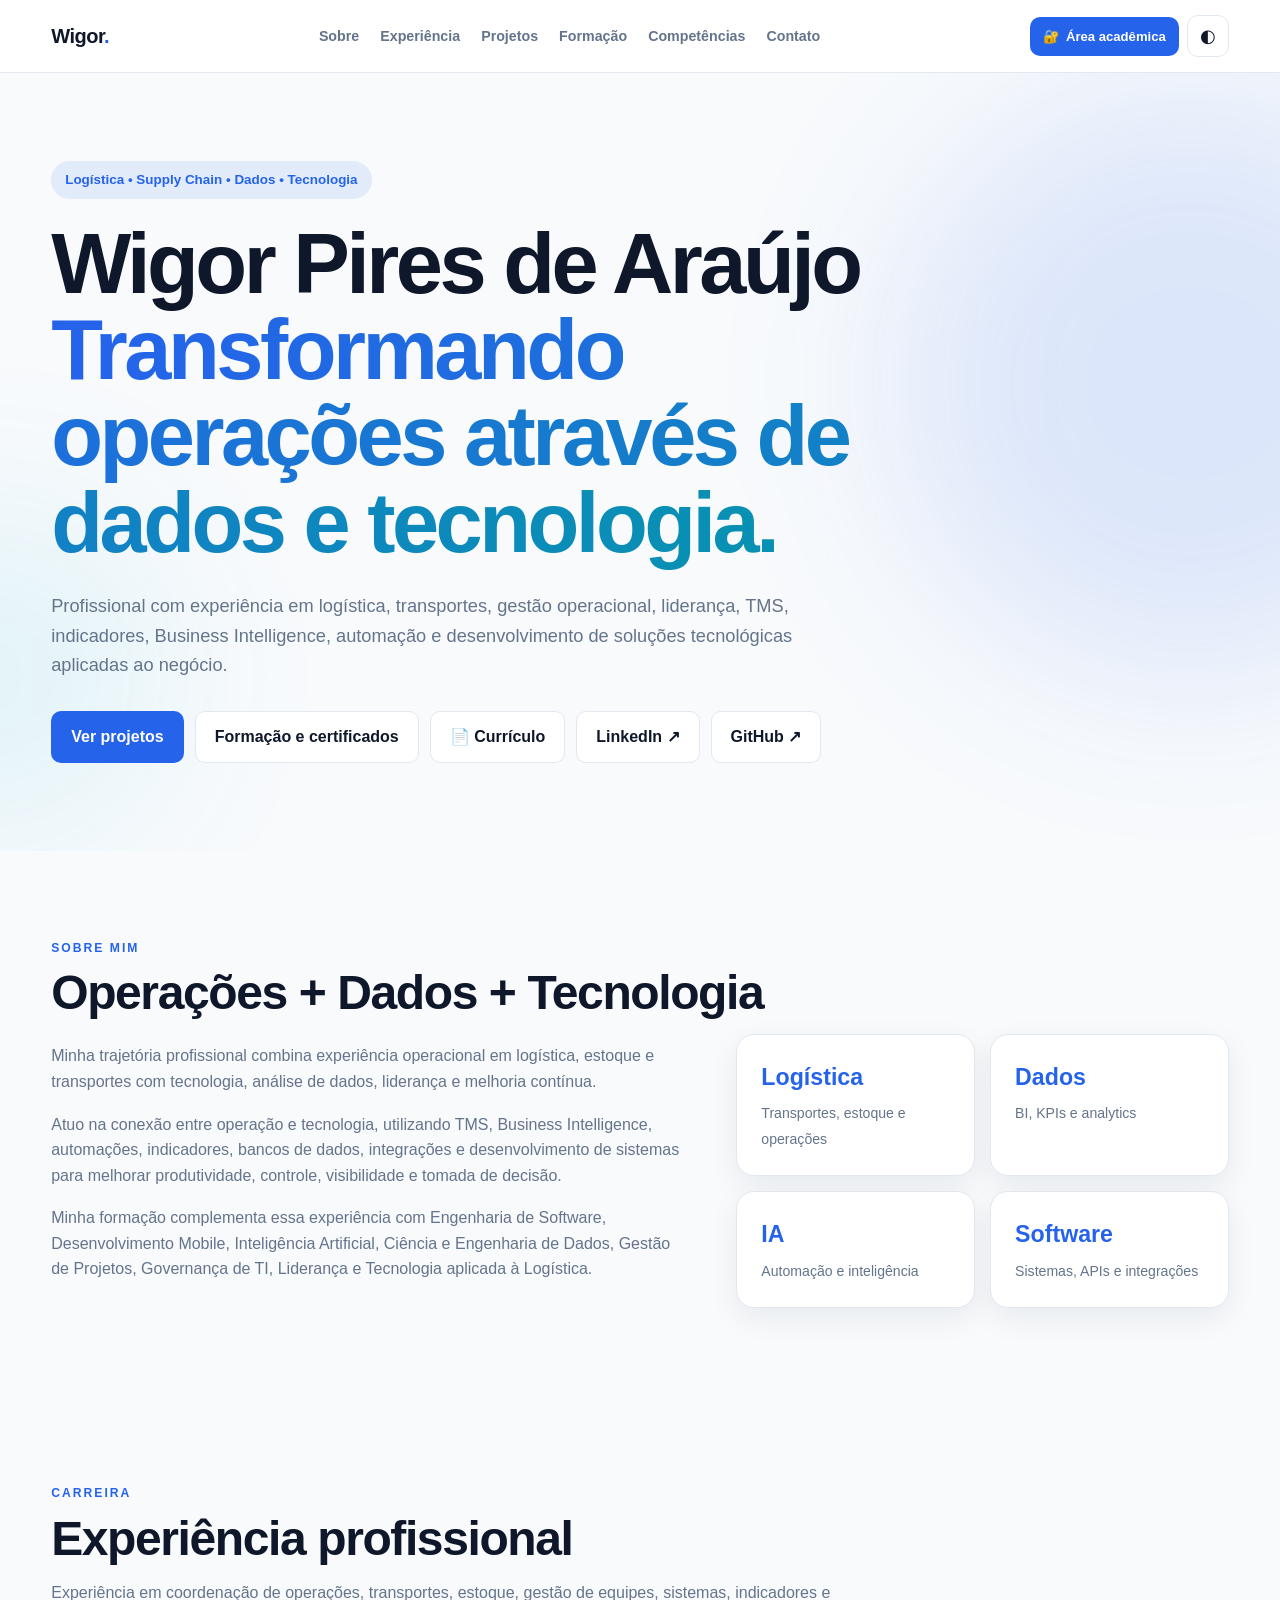
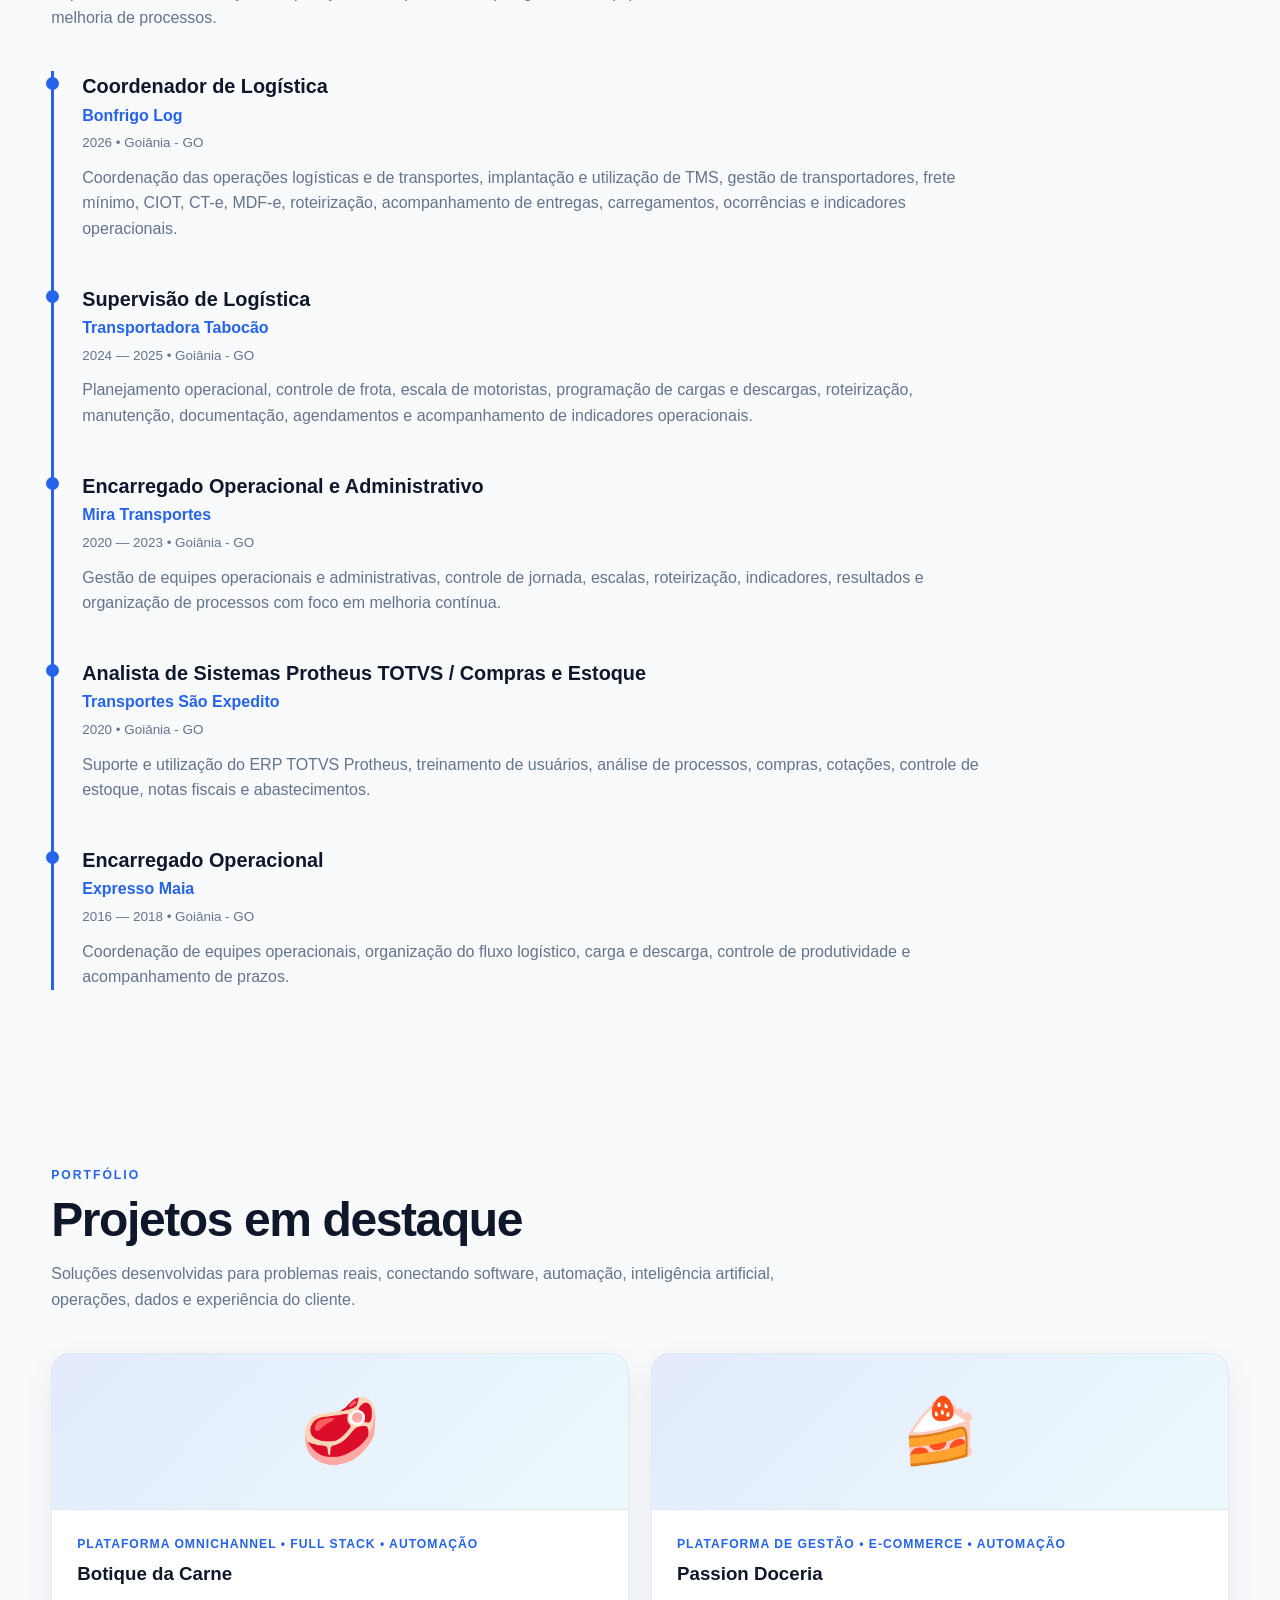
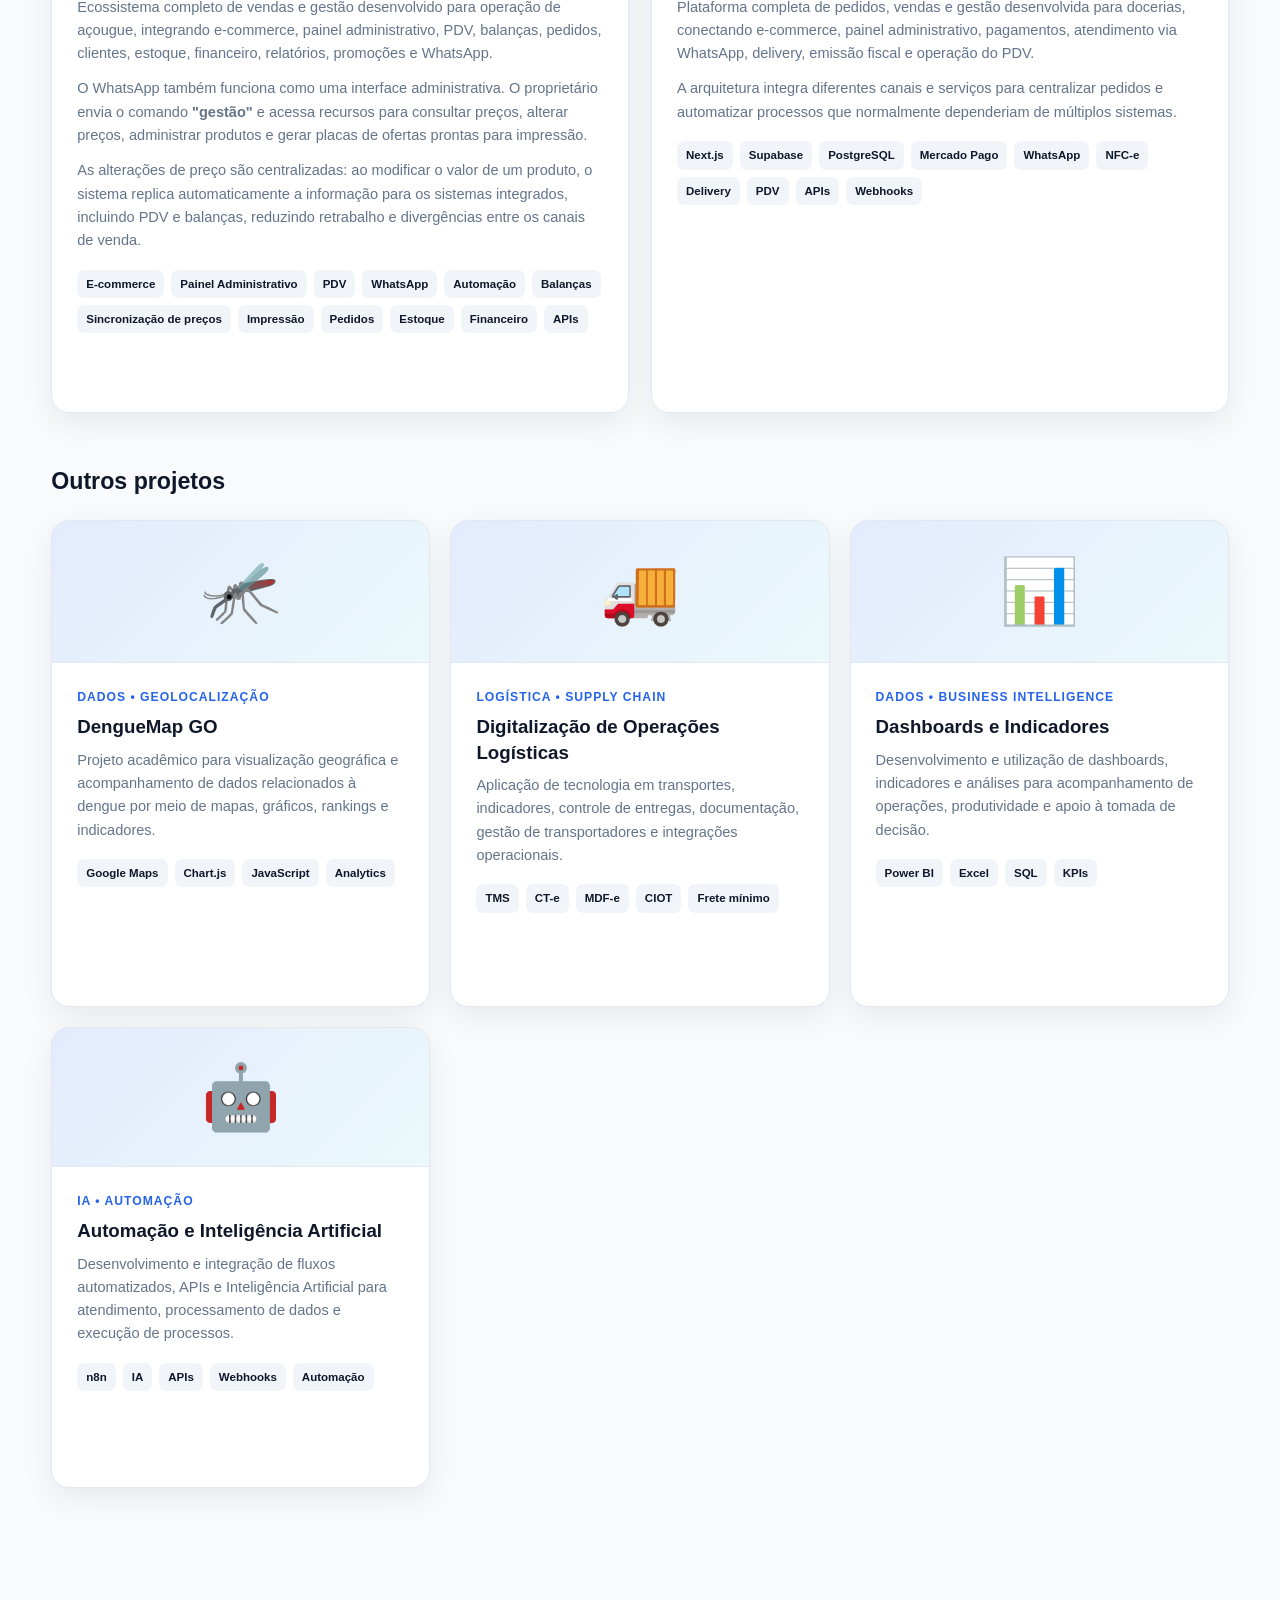
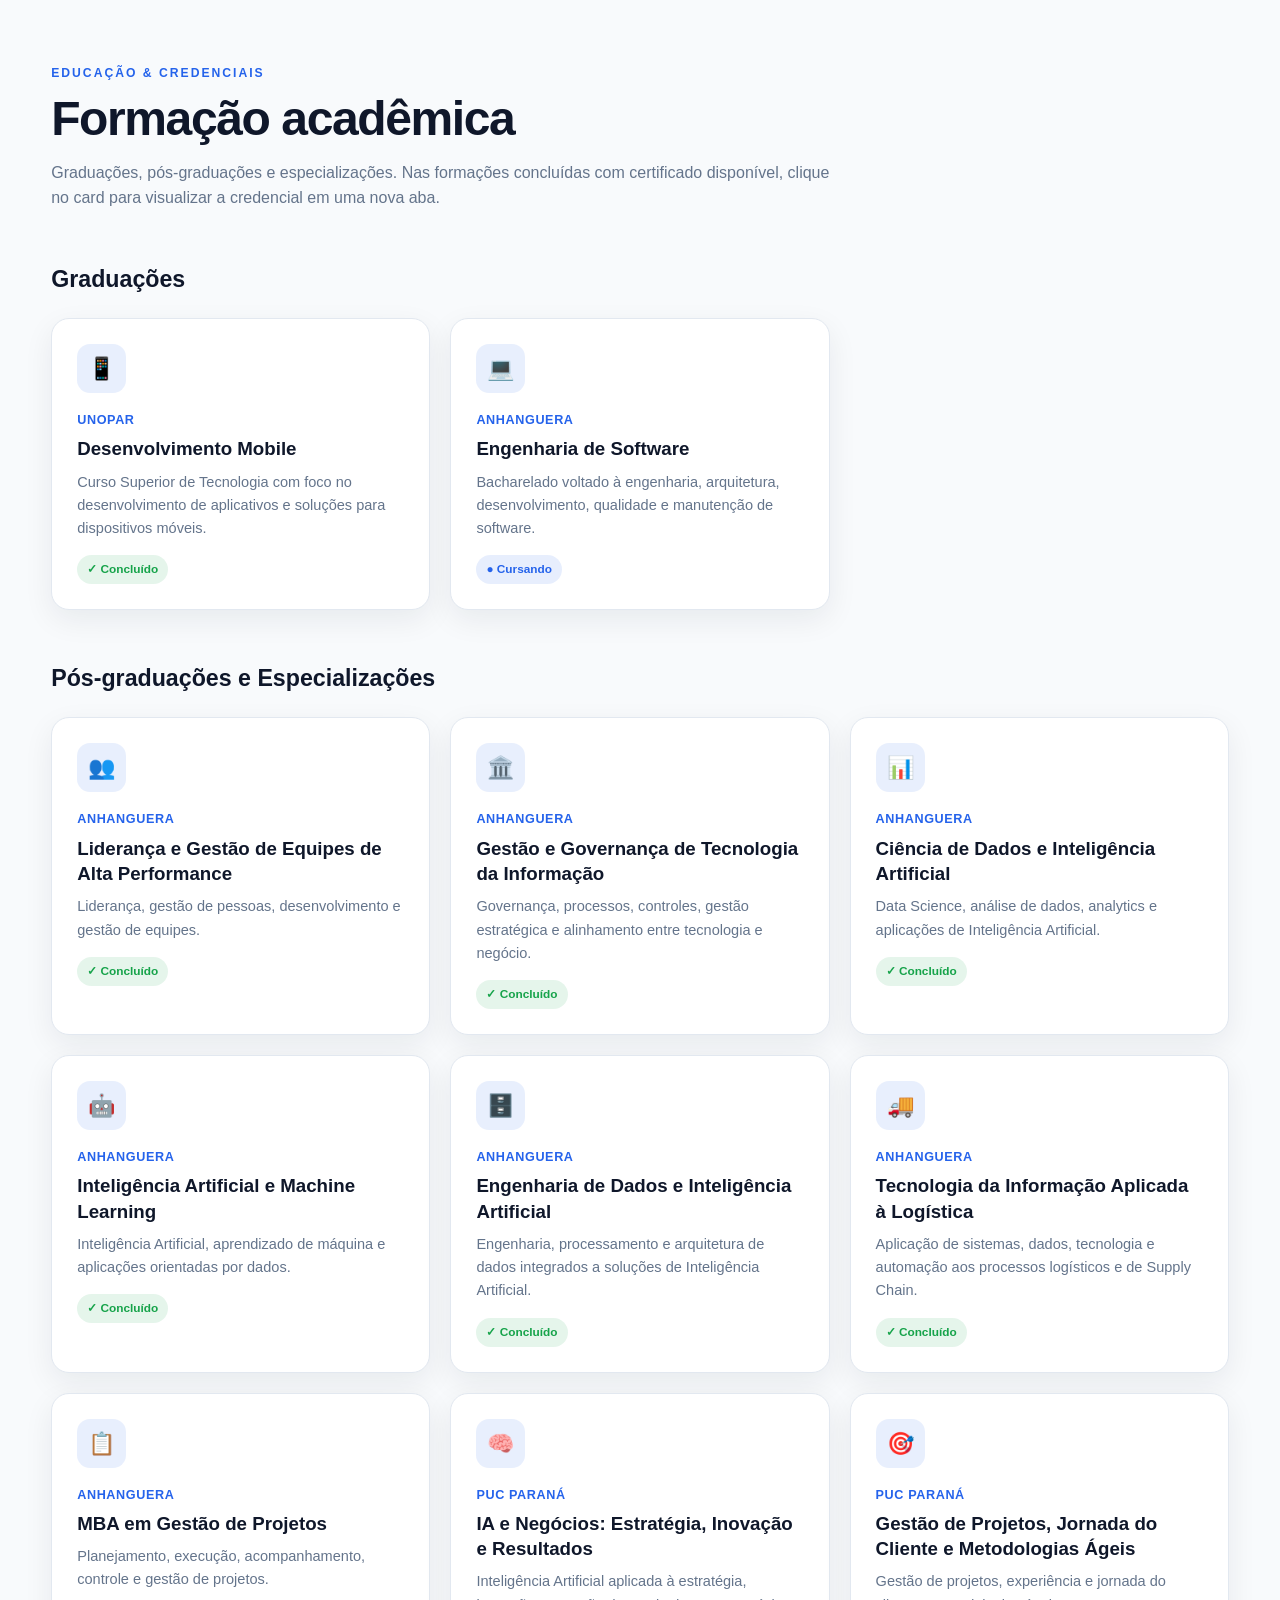
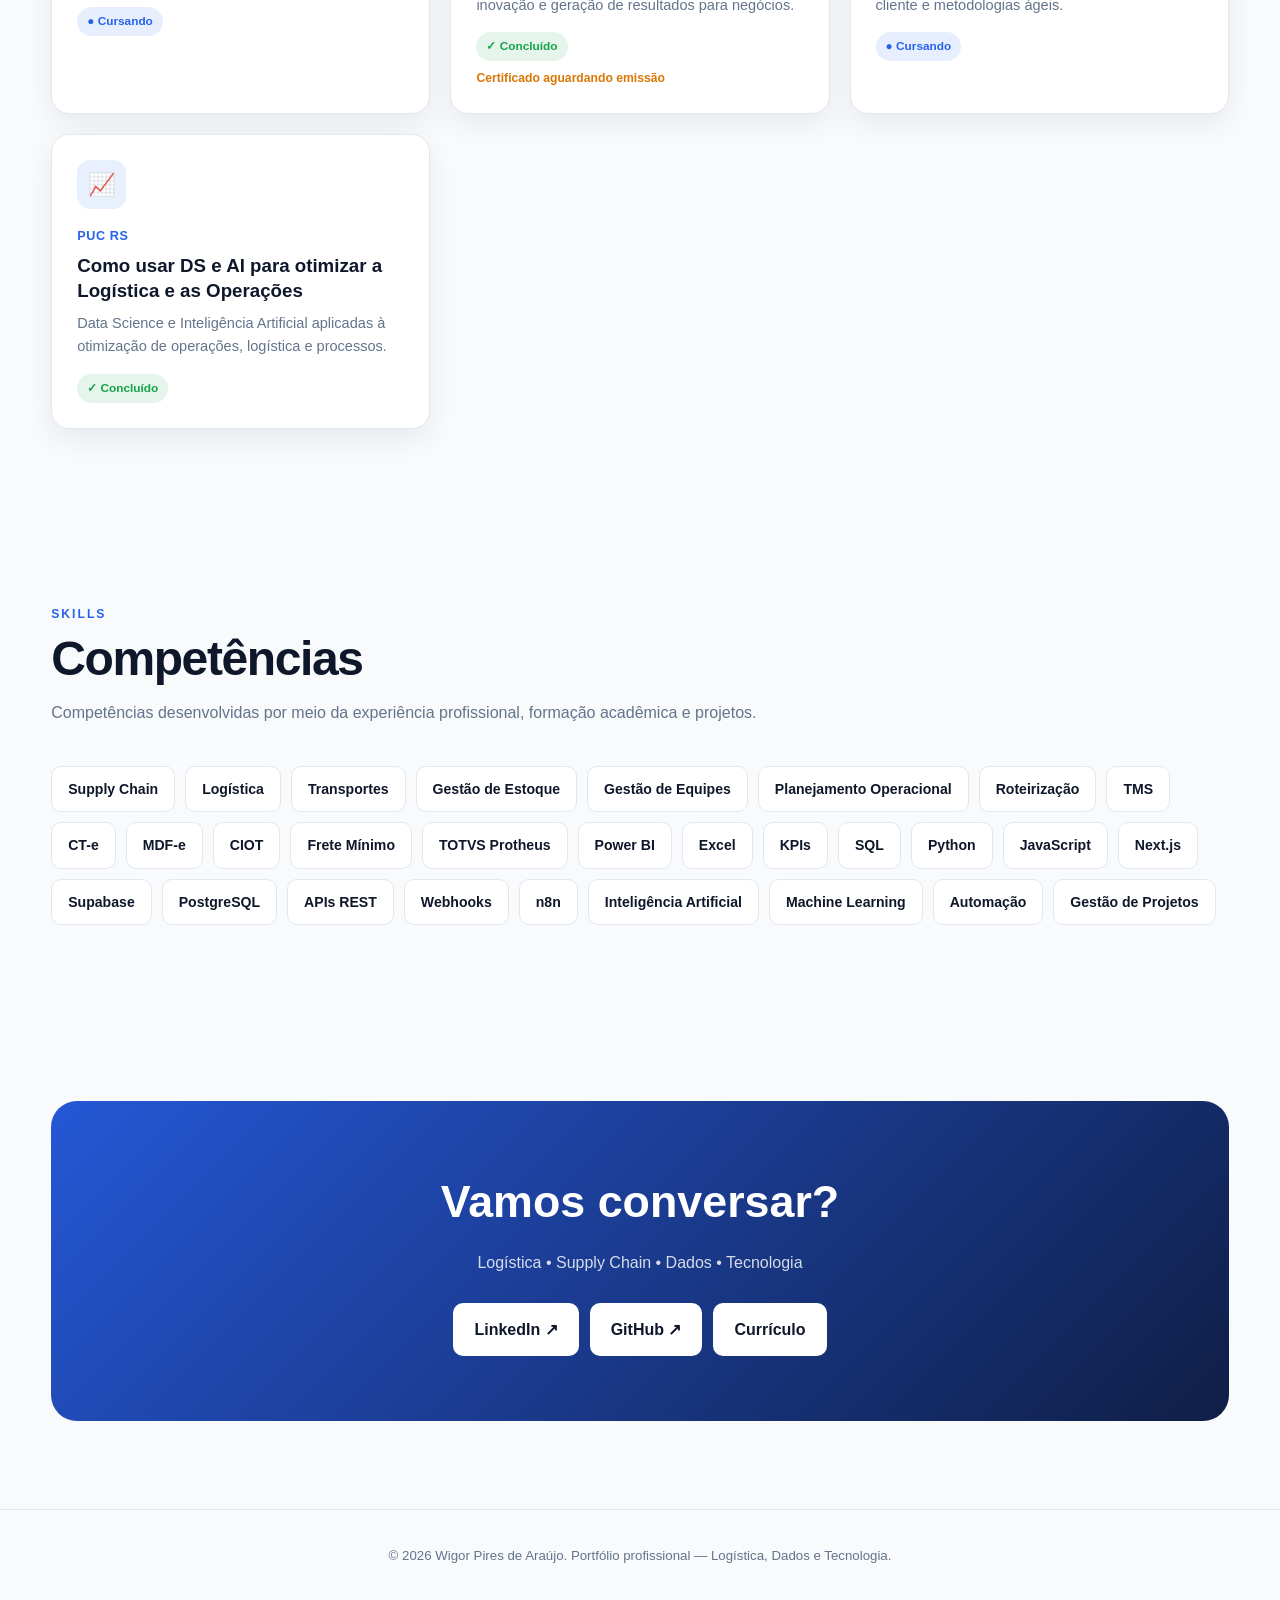
<file: index.html>
<!DOCTYPE html>
<html lang="pt-BR">
<head>
  <meta charset="UTF-8">
  <meta name="viewport" content="width=device-width, initial-scale=1.0">

  <title>Wigor Pires de Araújo | Logística, Supply Chain, Dados e Tecnologia</title>

  <meta
    name="description"
    content="Portfólio profissional de Wigor Pires de Araújo. Logística, Supply Chain, TMS, Dados, Business Intelligence, Inteligência Artificial, Automação e Desenvolvimento de Software."
  >

  <style>
    /* =========================================================
       VARIÁVEIS
    ========================================================= */

    :root {
      --bg: #f8fafc;
      --surface: #ffffff;
      --surface-2: #f1f5f9;
      --surface-3: #e2e8f0;

      --text: #0f172a;
      --text-secondary: #64748b;

      --primary: #2563eb;
      --primary-dark: #1d4ed8;
      --primary-light: #dbeafe;

      --success: #16a34a;
      --warning: #d97706;

      --border: #e2e8f0;

      --shadow: 0 10px 30px rgba(15, 23, 42, 0.07);
      --shadow-hover: 0 18px 40px rgba(15, 23, 42, 0.12);

      --radius: 18px;
    }

    body.dark {
      --bg: #020617;
      --surface: #0f172a;
      --surface-2: #1e293b;
      --surface-3: #334155;

      --text: #f8fafc;
      --text-secondary: #94a3b8;

      --border: #334155;

      --shadow: 0 10px 30px rgba(0, 0, 0, 0.25);
      --shadow-hover: 0 18px 45px rgba(0, 0, 0, 0.4);
    }

    /* =========================================================
       RESET
    ========================================================= */

    * {
      margin: 0;
      padding: 0;
      box-sizing: border-box;
    }

    html {
      scroll-behavior: smooth;
      scroll-padding-top: 90px;
    }

    body {
      font-family:
        Inter,
        -apple-system,
        BlinkMacSystemFont,
        "Segoe UI",
        Arial,
        sans-serif;

      background: var(--bg);
      color: var(--text);

      line-height: 1.6;

      transition:
        background-color .3s,
        color .3s;
    }

    a {
      color: inherit;
      text-decoration: none;
    }

    button {
      font: inherit;
    }

    .container {
      width: min(1180px, 92%);
      margin: auto;
    }

    /* =========================================================
       HEADER
    ========================================================= */

    header {
      position: sticky;
      top: 0;
      z-index: 1000;

      background: rgba(255, 255, 255, .92);
      backdrop-filter: blur(14px);

      border-bottom: 1px solid var(--border);
    }

    body.dark header {
      background: rgba(2, 6, 23, .92);
    }

    .navbar {
      min-height: 72px;

      display: flex;
      align-items: center;
      justify-content: space-between;

      gap: 20px;
    }

    .logo {
      font-size: 1.25rem;
      font-weight: 850;
      letter-spacing: -.5px;
      white-space: nowrap;
    }

    .logo span {
      color: var(--primary);
    }

    nav {
      display: flex;
      align-items: center;
      gap: 21px;
    }

    nav a {
      color: var(--text-secondary);

      font-size: .89rem;
      font-weight: 650;

      transition: .2s;
    }

    nav a:hover {
      color: var(--primary);
    }

    .header-actions {
      display: flex;
      align-items: center;
      gap: 8px;
    }

    .academic-button {
      display: inline-flex;
      align-items: center;
      gap: 7px;

      padding: 9px 13px;

      background: var(--primary);
      color: #fff;

      border-radius: 10px;

      font-size: .82rem;
      font-weight: 750;

      transition: .2s;
    }

    .academic-button:hover {
      background: var(--primary-dark);
      transform: translateY(-1px);
    }

    .theme-button {
      width: 42px;
      height: 42px;

      display: flex;
      align-items: center;
      justify-content: center;

      border: 1px solid var(--border);

      background: var(--surface);
      color: var(--text);

      border-radius: 11px;

      cursor: pointer;

      font-size: 18px;

      transition: .2s;
    }

    .theme-button:hover {
      border-color: var(--primary);
      color: var(--primary);
    }

    /* =========================================================
       HERO
    ========================================================= */

    .hero {
      min-height: 680px;

      display: flex;
      align-items: center;

      position: relative;
      overflow: hidden;
    }

    .hero::before {
      content: "";

      position: absolute;

      width: 580px;
      height: 580px;

      border-radius: 50%;

      background: rgba(37, 99, 235, .13);

      filter: blur(90px);

      right: -200px;
      top: 20px;

      z-index: -1;
    }

    .hero::after {
      content: "";

      position: absolute;

      width: 350px;
      height: 350px;

      border-radius: 50%;

      background: rgba(6, 182, 212, .08);

      filter: blur(80px);

      left: -180px;
      bottom: 0;

      z-index: -1;
    }

    .hero-content {
      max-width: 950px;
    }

    .badge {
      display: inline-flex;
      align-items: center;
      gap: 8px;

      padding: 8px 14px;

      border-radius: 100px;

      background: rgba(37, 99, 235, .10);
      color: var(--primary);

      font-weight: 750;
      font-size: .84rem;

      margin-bottom: 22px;
    }

    .hero h1 {
      font-size: clamp(2.7rem, 6.8vw, 5.3rem);

      line-height: 1.02;
      letter-spacing: -3.5px;

      margin-bottom: 25px;
    }

    .gradient {
      background: linear-gradient(
        90deg,
        #2563eb,
        #0891b2
      );

      -webkit-background-clip: text;
      background-clip: text;

      -webkit-text-fill-color: transparent;
    }

    .hero p {
      max-width: 820px;

      font-size: 1.14rem;

      color: var(--text-secondary);

      margin-bottom: 32px;
    }

    .hero-buttons {
      display: flex;
      flex-wrap: wrap;
      gap: 11px;
    }

    /* =========================================================
       BOTÕES
    ========================================================= */

    .button {
      display: inline-flex;
      align-items: center;
      justify-content: center;

      gap: 7px;

      padding: 12px 19px;

      border-radius: 10px;

      font-weight: 700;

      border: 1px solid transparent;

      transition:
        transform .2s,
        background .2s,
        color .2s,
        border-color .2s;
    }

    .button:hover {
      transform: translateY(-2px);
    }

    .button-primary {
      background: var(--primary);
      color: white;
    }

    .button-primary:hover {
      background: var(--primary-dark);
    }

    .button-secondary {
      background: var(--surface);
      color: var(--text);

      border-color: var(--border);
    }

    .button-secondary:hover {
      color: var(--primary);
      border-color: var(--primary);
    }

    /* =========================================================
       SEÇÕES
    ========================================================= */

    section {
      padding: 88px 0;
    }

    .section-label {
      color: var(--primary);

      text-transform: uppercase;
      letter-spacing: 2px;

      font-size: .76rem;
      font-weight: 850;

      margin-bottom: 7px;
    }

    .section-title {
      font-size: clamp(2rem, 4vw, 3rem);

      line-height: 1.15;
      letter-spacing: -1.4px;

      margin-bottom: 14px;
    }

    .section-description {
      max-width: 780px;

      color: var(--text-secondary);

      margin-bottom: 40px;
    }

    .subsection-title {
      font-size: 1.45rem;

      margin-top: 50px;
      margin-bottom: 20px;
    }

    /* =========================================================
       SOBRE
    ========================================================= */

    .about-grid {
      display: grid;

      grid-template-columns: 1.3fr 1fr;

      gap: 45px;

      align-items: center;
    }

    .about-text p {
      color: var(--text-secondary);
      margin-bottom: 17px;
    }

    .numbers {
      display: grid;

      grid-template-columns: repeat(2, 1fr);

      gap: 15px;
    }

    .number-card {
      padding: 24px;

      background: var(--surface);

      border: 1px solid var(--border);
      border-radius: var(--radius);

      box-shadow: var(--shadow);
    }

    .number-card strong {
      display: block;

      color: var(--primary);

      font-size: 1.45rem;

      margin-bottom: 4px;
    }

    .number-card span {
      color: var(--text-secondary);
      font-size: .88rem;
    }

    /* =========================================================
       EXPERIÊNCIA
    ========================================================= */

    .timeline {
      max-width: 950px;
    }

    .timeline-item {
      position: relative;

      border-left: 3px solid var(--primary);

      padding: 0 0 42px 28px;
    }

    .timeline-item:last-child {
      padding-bottom: 0;
    }

    .timeline-item::before {
      content: "";

      position: absolute;

      width: 13px;
      height: 13px;

      border-radius: 50%;

      background: var(--primary);

      left: -8px;
      top: 6px;
    }

    .timeline-item h3 {
      font-size: 1.24rem;
    }

    .timeline-company {
      color: var(--primary);
      font-weight: 750;
    }

    .timeline-date {
      display: block;

      margin: 4px 0 11px;

      color: var(--text-secondary);
      font-size: .84rem;
    }

    .timeline-item p {
      color: var(--text-secondary);
    }

    /* =========================================================
       GRID
    ========================================================= */

    .grid {
      display: grid;

      grid-template-columns: repeat(3, 1fr);

      gap: 20px;
    }

    .card {
      position: relative;

      display: flex;
      flex-direction: column;

      background: var(--surface);

      border: 1px solid var(--border);
      border-radius: var(--radius);

      padding: 25px;

      box-shadow: var(--shadow);

      transition:
        transform .25s,
        box-shadow .25s,
        border-color .25s;
    }

    .card:hover {
      transform: translateY(-5px);

      border-color: rgba(37, 99, 235, .45);

      box-shadow: var(--shadow-hover);
    }

    .card-icon {
      width: 49px;
      height: 49px;

      display: flex;
      align-items: center;
      justify-content: center;

      background: rgba(37, 99, 235, .10);

      border-radius: 13px;

      font-size: 22px;

      margin-bottom: 17px;
    }

    .card h3 {
      line-height: 1.35;
      margin-bottom: 9px;
    }

    .card p {
      color: var(--text-secondary);
      font-size: .91rem;
    }

    .institution {
      color: var(--primary);

      font-size: .79rem;
      font-weight: 800;

      text-transform: uppercase;
      letter-spacing: .6px;

      margin-bottom: 6px;
    }

    /* =========================================================
       STATUS
    ========================================================= */

    .status {
      align-self: flex-start;

      display: inline-block;

      margin-top: 15px;

      padding: 5px 10px;

      border-radius: 20px;

      background: rgba(22, 163, 74, .11);
      color: var(--success);

      font-size: .74rem;
      font-weight: 750;
    }

    .status-progress {
      background: rgba(37, 99, 235, .11);
      color: var(--primary);
    }

    .certificate-pending {
      margin-top: 8px;

      color: var(--warning);

      font-size: .76rem;
      font-weight: 700;
    }

    /* =========================================================
       FORMAÇÃO CLICÁVEL
    ========================================================= */

    .education-card {
      cursor: pointer;
      min-height: 270px;
    }

    .education-card.has-certificate::after {
      content: "Ver certificado ↗";

      display: block;

      margin-top: auto;
      padding-top: 19px;

      color: var(--primary);

      font-size: .82rem;
      font-weight: 750;
    }

    .education-card.has-certificate:hover {
      border-color: var(--primary);
    }

    .education-card.no-certificate {
      cursor: default;
    }

    /* =========================================================
       PROJETOS
    ========================================================= */

    .featured-projects {
      display: grid;

      grid-template-columns: repeat(2, 1fr);

      gap: 22px;

      margin-bottom: 25px;
    }

    .project-card {
      overflow: hidden;
      padding: 0;
    }

    .featured-project {
      min-height: 100%;
    }

    .project-visual {
      height: 210px;

      display: flex;
      align-items: center;
      justify-content: center;

      background:
        linear-gradient(
          135deg,
          rgba(37, 99, 235, .13),
          rgba(6, 182, 212, .08)
        );

      font-size: 64px;

      border-bottom: 1px solid var(--border);
    }

    .project-content {
      padding: 25px;

      display: flex;
      flex-direction: column;

      height: 100%;
    }

    .project-type {
      color: var(--primary);

      font-size: .76rem;
      font-weight: 800;

      text-transform: uppercase;
      letter-spacing: 1px;

      margin-bottom: 7px;
    }

    .project-content p + p {
      margin-top: 12px;
    }

    /* =========================================================
       TAGS
    ========================================================= */

    .tags {
      display: flex;
      flex-wrap: wrap;

      gap: 7px;

      margin-top: 17px;
    }

    .tag {
      padding: 5px 9px;

      background: var(--surface-2);

      border-radius: 7px;

      font-size: .72rem;
      font-weight: 650;
    }

    /* =========================================================
       SKILLS
    ========================================================= */

    .skills {
      display: flex;
      flex-wrap: wrap;

      gap: 10px;
    }

    .skill {
      padding: 11px 16px;

      background: var(--surface);

      border: 1px solid var(--border);
      border-radius: 10px;

      font-size: .88rem;
      font-weight: 650;

      transition: .2s;
    }

    .skill:hover {
      color: var(--primary);
      border-color: var(--primary);

      transform: translateY(-2px);
    }

    /* =========================================================
       CONTATO
    ========================================================= */

    .contact-box {
      padding: 65px 30px;

      text-align: center;

      color: white;

      border-radius: 26px;

      background:
        linear-gradient(
          135deg,
          #2557d6,
          #0f1e46
        );
    }

    .contact-box h2 {
      font-size: clamp(2rem, 4vw, 2.8rem);
      margin-bottom: 12px;
    }

    .contact-box p {
      opacity: .82;
      margin-bottom: 27px;
    }

    .contact-box .hero-buttons {
      justify-content: center;
    }

    .contact-box .button-secondary {
      background: white;
      color: #0f172a;

      border: 2px solid white;
    }

    .contact-box .button-secondary:hover {
      background: transparent;
      color: white;

      border-color: white;
    }

    /* =========================================================
       FOOTER
    ========================================================= */

    footer {
      padding: 35px 0;

      text-align: center;

      border-top: 1px solid var(--border);

      color: var(--text-secondary);
      font-size: .83rem;
    }

    /* =========================================================
       RESPONSIVO
    ========================================================= */

    @media (max-width: 1050px) {
      nav {
        display: none;
      }
    }

    @media (max-width: 900px) {
      .about-grid {
        grid-template-columns: 1fr;
      }

      .grid {
        grid-template-columns: repeat(2, 1fr);
      }

      .featured-projects {
        grid-template-columns: 1fr;
      }

      .hero {
        min-height: 610px;
      }
    }

    @media (max-width: 620px) {
      section {
        padding: 65px 0;
      }

      .grid {
        grid-template-columns: 1fr;
      }

      .numbers {
        grid-template-columns: repeat(2, 1fr);
      }

      .hero {
        min-height: 590px;
      }

      .hero h1 {
        letter-spacing: -2.2px;
      }

      .hero p {
        font-size: 1rem;
      }

      .button {
        width: 100%;
      }

      .academic-button span {
        display: none;
      }

      .contact-box {
        padding: 45px 20px;
      }
    }

    @media (max-width: 420px) {
      .numbers {
        grid-template-columns: 1fr;
      }
    }
  </style>
</head>


<body>

<!-- =========================================================
     HEADER
========================================================= -->

<header>

  <div class="container navbar">

    <a href="#inicio" class="logo">
      Wigor<span>.</span>
    </a>


    <nav>
      <a href="#sobre">Sobre</a>
      <a href="#experiencia">Experiência</a>
      <a href="#projetos">Projetos</a>
      <a href="#formacao">Formação</a>
      <a href="#competencias">Competências</a>
      <a href="#contato">Contato</a>
    </nav>


    <div class="header-actions">

      <a
        href="login.html"
        class="academic-button"
        title="Área acadêmica"
      >
        🔐 <span>Área acadêmica</span>
      </a>

      <button
        class="theme-button"
        onclick="toggleTheme()"
        title="Alternar tema"
        aria-label="Alternar tema claro e escuro"
      >
        ◐
      </button>

    </div>

  </div>

</header>


<main>

<!-- =========================================================
     HERO
========================================================= -->

<section class="hero" id="inicio">

  <div class="container">

    <div class="hero-content">

      <div class="badge">
        Logística • Supply Chain • Dados • Tecnologia
      </div>

      <h1>
        Wigor Pires de Araújo
        <br>

        <span class="gradient">
          Transformando operações através de dados e tecnologia.
        </span>
      </h1>

      <p>
        Profissional com experiência em logística,
        transportes, gestão operacional, liderança,
        TMS, indicadores, Business Intelligence,
        automação e desenvolvimento de soluções
        tecnológicas aplicadas ao negócio.
      </p>

      <div class="hero-buttons">

        <a
          href="#projetos"
          class="button button-primary"
        >
          Ver projetos
        </a>

        <a
          href="#formacao"
          class="button button-secondary"
        >
          Formação e certificados
        </a>

        <a
          href="curriculo/curriculo-wigor-pires.pdf"
          target="_blank"
          rel="noopener noreferrer"
          class="button button-secondary"
        >
          📄 Currículo
        </a>

        <a
          href="https://www.linkedin.com/in/wigorpires"
          target="_blank"
          rel="noopener noreferrer"
          class="button button-secondary"
        >
          LinkedIn ↗
        </a>

        <a
          href="https://github.com/wigorp"
          target="_blank"
          rel="noopener noreferrer"
          class="button button-secondary"
        >
          GitHub ↗
        </a>

      </div>

    </div>

  </div>

</section>


<!-- =========================================================
     SOBRE
========================================================= -->

<section id="sobre">

  <div class="container">

    <div class="section-label">
      Sobre mim
    </div>

    <h2 class="section-title">
      Operações + Dados + Tecnologia
    </h2>


    <div class="about-grid">

      <div class="about-text">

        <p>
          Minha trajetória profissional combina experiência
          operacional em logística, estoque e transportes
          com tecnologia, análise de dados, liderança e
          melhoria contínua.
        </p>

        <p>
          Atuo na conexão entre operação e tecnologia,
          utilizando TMS, Business Intelligence,
          automações, indicadores, bancos de dados,
          integrações e desenvolvimento de sistemas
          para melhorar produtividade, controle,
          visibilidade e tomada de decisão.
        </p>

        <p>
          Minha formação complementa essa experiência
          com Engenharia de Software, Desenvolvimento
          Mobile, Inteligência Artificial, Ciência e
          Engenharia de Dados, Gestão de Projetos,
          Governança de TI, Liderança e Tecnologia
          aplicada à Logística.
        </p>

      </div>


      <div class="numbers">

        <div class="number-card">
          <strong>Logística</strong>
          <span>Transportes, estoque e operações</span>
        </div>

        <div class="number-card">
          <strong>Dados</strong>
          <span>BI, KPIs e analytics</span>
        </div>

        <div class="number-card">
          <strong>IA</strong>
          <span>Automação e inteligência</span>
        </div>

        <div class="number-card">
          <strong>Software</strong>
          <span>Sistemas, APIs e integrações</span>
        </div>

      </div>

    </div>

  </div>

</section>


<!-- =========================================================
     EXPERIÊNCIA
========================================================= -->

<section id="experiencia">

  <div class="container">

    <div class="section-label">
      Carreira
    </div>

    <h2 class="section-title">
      Experiência profissional
    </h2>

    <p class="section-description">
      Experiência em coordenação de operações,
      transportes, estoque, gestão de equipes,
      sistemas, indicadores e melhoria de processos.
    </p>


    <div class="timeline">

      <div class="timeline-item">

        <h3>
          Coordenador de Logística
        </h3>

        <div class="timeline-company">
          Bonfrigo Log
        </div>

        <span class="timeline-date">
          2026 • Goiânia - GO
        </span>

        <p>
          Coordenação das operações logísticas e de
          transportes, implantação e utilização de TMS,
          gestão de transportadores, frete mínimo,
          CIOT, CT-e, MDF-e, roteirização,
          acompanhamento de entregas, carregamentos,
          ocorrências e indicadores operacionais.
        </p>

      </div>


      <div class="timeline-item">

        <h3>
          Supervisão de Logística
        </h3>

        <div class="timeline-company">
          Transportadora Tabocão
        </div>

        <span class="timeline-date">
          2024 — 2025 • Goiânia - GO
        </span>

        <p>
          Planejamento operacional, controle de frota,
          escala de motoristas, programação de cargas
          e descargas, roteirização, manutenção,
          documentação, agendamentos e acompanhamento
          de indicadores operacionais.
        </p>

      </div>


      <div class="timeline-item">

        <h3>
          Encarregado Operacional e Administrativo
        </h3>

        <div class="timeline-company">
          Mira Transportes
        </div>

        <span class="timeline-date">
          2020 — 2023 • Goiânia - GO
        </span>

        <p>
          Gestão de equipes operacionais e administrativas,
          controle de jornada, escalas, roteirização,
          indicadores, resultados e organização de
          processos com foco em melhoria contínua.
        </p>

      </div>


      <div class="timeline-item">

        <h3>
          Analista de Sistemas Protheus TOTVS /
          Compras e Estoque
        </h3>

        <div class="timeline-company">
          Transportes São Expedito
        </div>

        <span class="timeline-date">
          2020 • Goiânia - GO
        </span>

        <p>
          Suporte e utilização do ERP TOTVS Protheus,
          treinamento de usuários, análise de processos,
          compras, cotações, controle de estoque,
          notas fiscais e abastecimentos.
        </p>

      </div>


      <div class="timeline-item">

        <h3>
          Encarregado Operacional
        </h3>

        <div class="timeline-company">
          Expresso Maia
        </div>

        <span class="timeline-date">
          2016 — 2018 • Goiânia - GO
        </span>

        <p>
          Coordenação de equipes operacionais,
          organização do fluxo logístico,
          carga e descarga, controle de produtividade
          e acompanhamento de prazos.
        </p>

      </div>

    </div>

  </div>

</section>


<!-- =========================================================
     PROJETOS
========================================================= -->

<section id="projetos">

  <div class="container">

    <div class="section-label">
      Portfólio
    </div>

    <h2 class="section-title">
      Projetos em destaque
    </h2>

    <p class="section-description">
      Soluções desenvolvidas para problemas reais,
      conectando software, automação, inteligência
      artificial, operações, dados e experiência do cliente.
    </p>


    <!-- =====================================================
         PROJETOS PRINCIPAIS
    ====================================================== -->

    <div class="featured-projects">


      <!-- BOTIQUE DA CARNE -->

      <article class="card project-card featured-project">

        <div class="project-visual">
          🥩
        </div>

        <div class="project-content">

          <div class="project-type">
            Plataforma Omnichannel • Full Stack • Automação
          </div>

          <h3>
            Botique da Carne
          </h3>

          <p>
            Ecossistema completo de vendas e gestão
            desenvolvido para operação de açougue,
            integrando e-commerce, painel administrativo,
            PDV, balanças, pedidos, clientes, estoque,
            financeiro, relatórios, promoções e WhatsApp.
          </p>

          <p>
            O WhatsApp também funciona como uma
            interface administrativa. O proprietário
            envia o comando <strong>"gestão"</strong>
            e acessa recursos para consultar preços,
            alterar preços, administrar produtos
            e gerar placas de ofertas prontas para impressão.
          </p>

          <p>
            As alterações de preço são centralizadas:
            ao modificar o valor de um produto,
            o sistema replica automaticamente a informação
            para os sistemas integrados, incluindo
            PDV e balanças, reduzindo retrabalho e
            divergências entre os canais de venda.
          </p>


          <div class="tags">

            <span class="tag">E-commerce</span>
            <span class="tag">Painel Administrativo</span>
            <span class="tag">PDV</span>
            <span class="tag">WhatsApp</span>
            <span class="tag">Automação</span>
            <span class="tag">Balanças</span>
            <span class="tag">Sincronização de preços</span>
            <span class="tag">Impressão</span>
            <span class="tag">Pedidos</span>
            <span class="tag">Estoque</span>
            <span class="tag">Financeiro</span>
            <span class="tag">APIs</span>

          </div>

        </div>

      </article>


      <!-- PASSION -->

      <article class="card project-card featured-project">

        <div class="project-visual">
          🍰
        </div>

        <div class="project-content">

          <div class="project-type">
            Plataforma de Gestão • E-commerce • Automação
          </div>

          <h3>
            Passion Doceria
          </h3>

          <p>
            Plataforma completa de pedidos, vendas e
            gestão desenvolvida para docerias,
            conectando e-commerce, painel administrativo,
            pagamentos, atendimento via WhatsApp,
            delivery, emissão fiscal e operação do PDV.
          </p>

          <p>
            A arquitetura integra diferentes canais
            e serviços para centralizar pedidos e
            automatizar processos que normalmente
            dependeriam de múltiplos sistemas.
          </p>


          <div class="tags">

            <span class="tag">Next.js</span>
            <span class="tag">Supabase</span>
            <span class="tag">PostgreSQL</span>
            <span class="tag">Mercado Pago</span>
            <span class="tag">WhatsApp</span>
            <span class="tag">NFC-e</span>
            <span class="tag">Delivery</span>
            <span class="tag">PDV</span>
            <span class="tag">APIs</span>
            <span class="tag">Webhooks</span>

          </div>

        </div>

      </article>

    </div>


    <!-- =====================================================
         OUTROS PROJETOS
    ====================================================== -->

    <h3 class="subsection-title">
      Outros projetos
    </h3>


    <div class="grid">


      <!-- DENGUEMAP -->

      <article class="card project-card">

        <div class="project-visual">
          🦟
        </div>

        <div class="project-content">

          <div class="project-type">
            Dados • Geolocalização
          </div>

          <h3>
            DengueMap GO
          </h3>

          <p>
            Projeto acadêmico para visualização
            geográfica e acompanhamento de dados
            relacionados à dengue por meio de mapas,
            gráficos, rankings e indicadores.
          </p>

          <div class="tags">
            <span class="tag">Google Maps</span>
            <span class="tag">Chart.js</span>
            <span class="tag">JavaScript</span>
            <span class="tag">Analytics</span>
          </div>

        </div>

      </article>


      <!-- LOGÍSTICA -->

      <article class="card project-card">

        <div class="project-visual">
          🚚
        </div>

        <div class="project-content">

          <div class="project-type">
            Logística • Supply Chain
          </div>

          <h3>
            Digitalização de Operações Logísticas
          </h3>

          <p>
            Aplicação de tecnologia em transportes,
            indicadores, controle de entregas,
            documentação, gestão de transportadores
            e integrações operacionais.
          </p>

          <div class="tags">
            <span class="tag">TMS</span>
            <span class="tag">CT-e</span>
            <span class="tag">MDF-e</span>
            <span class="tag">CIOT</span>
            <span class="tag">Frete mínimo</span>
          </div>

        </div>

      </article>


      <!-- BI -->

      <article class="card project-card">

        <div class="project-visual">
          📊
        </div>

        <div class="project-content">

          <div class="project-type">
            Dados • Business Intelligence
          </div>

          <h3>
            Dashboards e Indicadores
          </h3>

          <p>
            Desenvolvimento e utilização de dashboards,
            indicadores e análises para acompanhamento
            de operações, produtividade e apoio à
            tomada de decisão.
          </p>

          <div class="tags">
            <span class="tag">Power BI</span>
            <span class="tag">Excel</span>
            <span class="tag">SQL</span>
            <span class="tag">KPIs</span>
          </div>

        </div>

      </article>


      <!-- IA -->

      <article class="card project-card">

        <div class="project-visual">
          🤖
        </div>

        <div class="project-content">

          <div class="project-type">
            IA • Automação
          </div>

          <h3>
            Automação e Inteligência Artificial
          </h3>

          <p>
            Desenvolvimento e integração de fluxos
            automatizados, APIs e Inteligência Artificial
            para atendimento, processamento de dados
            e execução de processos.
          </p>

          <div class="tags">
            <span class="tag">n8n</span>
            <span class="tag">IA</span>
            <span class="tag">APIs</span>
            <span class="tag">Webhooks</span>
            <span class="tag">Automação</span>
          </div>

        </div>

      </article>

    </div>

  </div>

</section>


<!-- =========================================================
     FORMAÇÃO + CERTIFICADOS
========================================================= -->

<section id="formacao">

  <div class="container">

    <div class="section-label">
      Educação & Credenciais
    </div>

    <h2 class="section-title">
      Formação acadêmica
    </h2>

    <p class="section-description">
      Graduações, pós-graduações e especializações.
      Nas formações concluídas com certificado disponível,
      clique no card para visualizar a credencial em uma nova aba.
    </p>


    <!-- =====================================================
         GRADUAÇÕES
    ====================================================== -->

    <h3 class="subsection-title">
      Graduações
    </h3>


    <div class="grid">


      <!-- MOBILE -->

      <a
        href="certificados/graduacao-desenvolvimento-mobile.pdf"
        target="_blank"
        rel="noopener noreferrer"
        class="card education-card has-certificate"
      >

        <div class="card-icon">
          📱
        </div>

        <div class="institution">
          UNOPAR
        </div>

        <h3>
          Desenvolvimento Mobile
        </h3>

        <p>
          Curso Superior de Tecnologia com foco
          no desenvolvimento de aplicativos e
          soluções para dispositivos móveis.
        </p>

        <span class="status">
          ✓ Concluído
        </span>

      </a>


      <!-- ENGENHARIA -->

      <article
        class="card education-card no-certificate"
      >

        <div class="card-icon">
          💻
        </div>

        <div class="institution">
          Anhanguera
        </div>

        <h3>
          Engenharia de Software
        </h3>

        <p>
          Bacharelado voltado à engenharia,
          arquitetura, desenvolvimento,
          qualidade e manutenção de software.
        </p>

        <span class="status status-progress">
          ● Cursando
        </span>

      </article>

    </div>


    <!-- =====================================================
         PÓS-GRADUAÇÕES
    ====================================================== -->

    <h3 class="subsection-title">
      Pós-graduações e Especializações
    </h3>


    <div class="grid">


      <!-- LIDERANÇA -->

      <a
        href="certificados/lideranca-alta-performance.pdf"
        target="_blank"
        rel="noopener noreferrer"
        class="card education-card has-certificate"
      >

        <div class="card-icon">
          👥
        </div>

        <div class="institution">
          Anhanguera
        </div>

        <h3>
          Liderança e Gestão de Equipes de Alta Performance
        </h3>

        <p>
          Liderança, gestão de pessoas,
          desenvolvimento e gestão de equipes.
        </p>

        <span class="status">
          ✓ Concluído
        </span>

      </a>


      <!-- GOVERNANÇA -->

      <a
        href="certificados/gestao-governanca-ti.pdf"
        target="_blank"
        rel="noopener noreferrer"
        class="card education-card has-certificate"
      >

        <div class="card-icon">
          🏛️
        </div>

        <div class="institution">
          Anhanguera
        </div>

        <h3>
          Gestão e Governança de Tecnologia da Informação
        </h3>

        <p>
          Governança, processos, controles,
          gestão estratégica e alinhamento
          entre tecnologia e negócio.
        </p>

        <span class="status">
          ✓ Concluído
        </span>

      </a>


      <!-- CIÊNCIA DE DADOS -->

      <a
        href="certificados/ciencia-dados-ia.pdf"
        target="_blank"
        rel="noopener noreferrer"
        class="card education-card has-certificate"
      >

        <div class="card-icon">
          📊
        </div>

        <div class="institution">
          Anhanguera
        </div>

        <h3>
          Ciência de Dados e Inteligência Artificial
        </h3>

        <p>
          Data Science, análise de dados,
          analytics e aplicações de
          Inteligência Artificial.
        </p>

        <span class="status">
          ✓ Concluído
        </span>

      </a>


      <!-- IA ML -->

      <a
        href="certificados/ia-machine-learning.pdf"
        target="_blank"
        rel="noopener noreferrer"
        class="card education-card has-certificate"
      >

        <div class="card-icon">
          🤖
        </div>

        <div class="institution">
          Anhanguera
        </div>

        <h3>
          Inteligência Artificial e Machine Learning
        </h3>

        <p>
          Inteligência Artificial,
          aprendizado de máquina e
          aplicações orientadas por dados.
        </p>

        <span class="status">
          ✓ Concluído
        </span>

      </a>


      <!-- ENGENHARIA DE DADOS -->

      <a
        href="certificados/engenharia-dados-ia.pdf"
        target="_blank"
        rel="noopener noreferrer"
        class="card education-card has-certificate"
      >

        <div class="card-icon">
          🗄️
        </div>

        <div class="institution">
          Anhanguera
        </div>

        <h3>
          Engenharia de Dados e Inteligência Artificial
        </h3>

        <p>
          Engenharia, processamento e
          arquitetura de dados integrados
          a soluções de Inteligência Artificial.
        </p>

        <span class="status">
          ✓ Concluído
        </span>

      </a>


      <!-- TI LOGÍSTICA -->

      <a
        href="certificados/ti-aplicada-logistica.pdf"
        target="_blank"
        rel="noopener noreferrer"
        class="card education-card has-certificate"
      >

        <div class="card-icon">
          🚚
        </div>

        <div class="institution">
          Anhanguera
        </div>

        <h3>
          Tecnologia da Informação Aplicada à Logística
        </h3>

        <p>
          Aplicação de sistemas, dados,
          tecnologia e automação aos processos
          logísticos e de Supply Chain.
        </p>

        <span class="status">
          ✓ Concluído
        </span>

      </a>


      <!-- MBA -->

      <article
        class="card education-card no-certificate"
      >

        <div class="card-icon">
          📋
        </div>

        <div class="institution">
          Anhanguera
        </div>

        <h3>
          MBA em Gestão de Projetos
        </h3>

        <p>
          Planejamento, execução,
          acompanhamento, controle
          e gestão de projetos.
        </p>

        <span class="status status-progress">
          ● Cursando
        </span>

      </article>


      <!-- PUC IA -->

      <article
        class="card education-card no-certificate"
      >

        <div class="card-icon">
          🧠
        </div>

        <div class="institution">
          PUC Paraná
        </div>

        <h3>
          IA e Negócios: Estratégia, Inovação e Resultados
        </h3>

        <p>
          Inteligência Artificial aplicada
          à estratégia, inovação e geração
          de resultados para negócios.
        </p>

        <span class="status">
          ✓ Concluído
        </span>

        <div class="certificate-pending">
          Certificado aguardando emissão
        </div>

      </article>


      <!-- PUC PROJETOS -->

      <article
        class="card education-card no-certificate"
      >

        <div class="card-icon">
          🎯
        </div>

        <div class="institution">
          PUC Paraná
        </div>

        <h3>
          Gestão de Projetos, Jornada do Cliente e Metodologias Ágeis
        </h3>

        <p>
          Gestão de projetos,
          experiência e jornada do cliente
          e metodologias ágeis.
        </p>

        <span class="status status-progress">
          ● Cursando
        </span>

      </article>


      <!-- PUC RS -->

      <a
        href="certificados/puc-logistica-ds-ai.pdf"
        target="_blank"
        rel="noopener noreferrer"
        class="card education-card has-certificate"
      >

        <div class="card-icon">
          📈
        </div>

        <div class="institution">
          PUC RS
        </div>

        <h3>
          Como usar DS e AI para otimizar a Logística e as Operações
        </h3>

        <p>
          Data Science e Inteligência Artificial
          aplicadas à otimização de operações,
          logística e processos.
        </p>

        <span class="status">
          ✓ Concluído
        </span>

      </a>

    </div>

  </div>

</section>


<!-- =========================================================
     COMPETÊNCIAS
========================================================= -->

<section id="competencias">

  <div class="container">

    <div class="section-label">
      Skills
    </div>

    <h2 class="section-title">
      Competências
    </h2>

    <p class="section-description">
      Competências desenvolvidas por meio
      da experiência profissional,
      formação acadêmica e projetos.
    </p>


    <div class="skills">

      <span class="skill">Supply Chain</span>
      <span class="skill">Logística</span>
      <span class="skill">Transportes</span>
      <span class="skill">Gestão de Estoque</span>
      <span class="skill">Gestão de Equipes</span>
      <span class="skill">Planejamento Operacional</span>
      <span class="skill">Roteirização</span>

      <span class="skill">TMS</span>
      <span class="skill">CT-e</span>
      <span class="skill">MDF-e</span>
      <span class="skill">CIOT</span>
      <span class="skill">Frete Mínimo</span>

      <span class="skill">TOTVS Protheus</span>

      <span class="skill">Power BI</span>
      <span class="skill">Excel</span>
      <span class="skill">KPIs</span>
      <span class="skill">SQL</span>

      <span class="skill">Python</span>
      <span class="skill">JavaScript</span>
      <span class="skill">Next.js</span>

      <span class="skill">Supabase</span>
      <span class="skill">PostgreSQL</span>

      <span class="skill">APIs REST</span>
      <span class="skill">Webhooks</span>

      <span class="skill">n8n</span>

      <span class="skill">Inteligência Artificial</span>
      <span class="skill">Machine Learning</span>
      <span class="skill">Automação</span>

      <span class="skill">Gestão de Projetos</span>

    </div>

  </div>

</section>


<!-- =========================================================
     CONTATO
========================================================= -->

<section id="contato">

  <div class="container">

    <div class="contact-box">

      <h2>
        Vamos conversar?
      </h2>

      <p>
        Logística • Supply Chain • Dados • Tecnologia
      </p>


      <div class="hero-buttons">

        <a
          href="https://www.linkedin.com/in/wigorpires"
          target="_blank"
          rel="noopener noreferrer"
          class="button button-secondary"
        >
          LinkedIn ↗
        </a>

        <a
          href="https://github.com/wigorp"
          target="_blank"
          rel="noopener noreferrer"
          class="button button-secondary"
        >
          GitHub ↗
        </a>

        <a
          href="curriculo/curriculo-wigor-pires.pdf"
          target="_blank"
          rel="noopener noreferrer"
          class="button button-secondary"
        >
          Currículo
        </a>

      </div>

    </div>

  </div>

</section>

</main>


<!-- =========================================================
     FOOTER
========================================================= -->

<footer>

  <div class="container">

    © <span id="year"></span>
    Wigor Pires de Araújo.

    Portfólio profissional —
    Logística, Dados e Tecnologia.

  </div>

</footer>


<!-- =========================================================
     JAVASCRIPT
========================================================= -->

<script>

  /* ANO */

  document.getElementById("year").textContent =
    new Date().getFullYear();


  /* DARK MODE */

  function toggleTheme() {

    document.body.classList.toggle("dark");

    const isDark =
      document.body.classList.contains("dark");

    localStorage.setItem(
      "portfolio-theme",
      isDark ? "dark" : "light"
    );

  }


  /* CARREGAR TEMA */

  const savedTheme =
    localStorage.getItem("portfolio-theme");

  if (savedTheme === "dark") {
    document.body.classList.add("dark");
  }


  /* CERTIFICADOS
     A lista dos certificados públicos é gerada pela área acadêmica
     em certificados/index.json. Só ganham link os que existem. */

  (async function sincronizarCertificados() {

    const normalizar = texto =>
      texto.replace(/\s+/g, " ").trim().toLowerCase();

    const cards = [...document.querySelectorAll("#formacao .education-card")];

    function tornarLink(card, caminho) {
      const link = document.createElement("a");
      link.className = card.className
        .replace("no-certificate", "has-certificate");
      link.href = caminho;
      link.target = "_blank";
      link.rel = "noopener noreferrer";
      link.innerHTML = card.innerHTML;
      card.replaceWith(link);
    }

    function removerLink(card) {
      const artigo = document.createElement("article");
      artigo.className = card.className
        .replace("has-certificate", "no-certificate");
      artigo.innerHTML = card.innerHTML;
      card.replaceWith(artigo);
    }

    let publicos = null;

    try {
      const r = await fetch("certificados/index.json", { cache: "no-cache" });
      if (r.ok) publicos = await r.json();
    } catch { /* aberto como arquivo local */ }

    if (Array.isArray(publicos)) {
      const mapa = new Map(
        publicos.map(c => [normalizar(c.titulo || ""), c.caminho])
      );

      cards.forEach(card => {
        const titulo = normalizar(card.querySelector("h3").textContent);
        const caminho = mapa.get(titulo);

        if (caminho && /^certificados\/[a-z0-9._-]+$/.test(caminho)) {
          if (card.tagName === "A") card.href = caminho;
          else tornarLink(card, caminho);
        } else if (card.tagName === "A") {
          removerLink(card);
        }
      });

      return;
    }

    // Sem lista publicada: confere se cada arquivo linkado existe
    if (location.protocol === "file:") return;

    cards
      .filter(card => card.tagName === "A")
      .forEach(async card => {
        try {
          const r = await fetch(card.href, { method: "HEAD" });
          if (!r.ok) removerLink(card);
        } catch {
          removerLink(card);
        }
      });

  })();

</script>

</body>
</html>
</file>
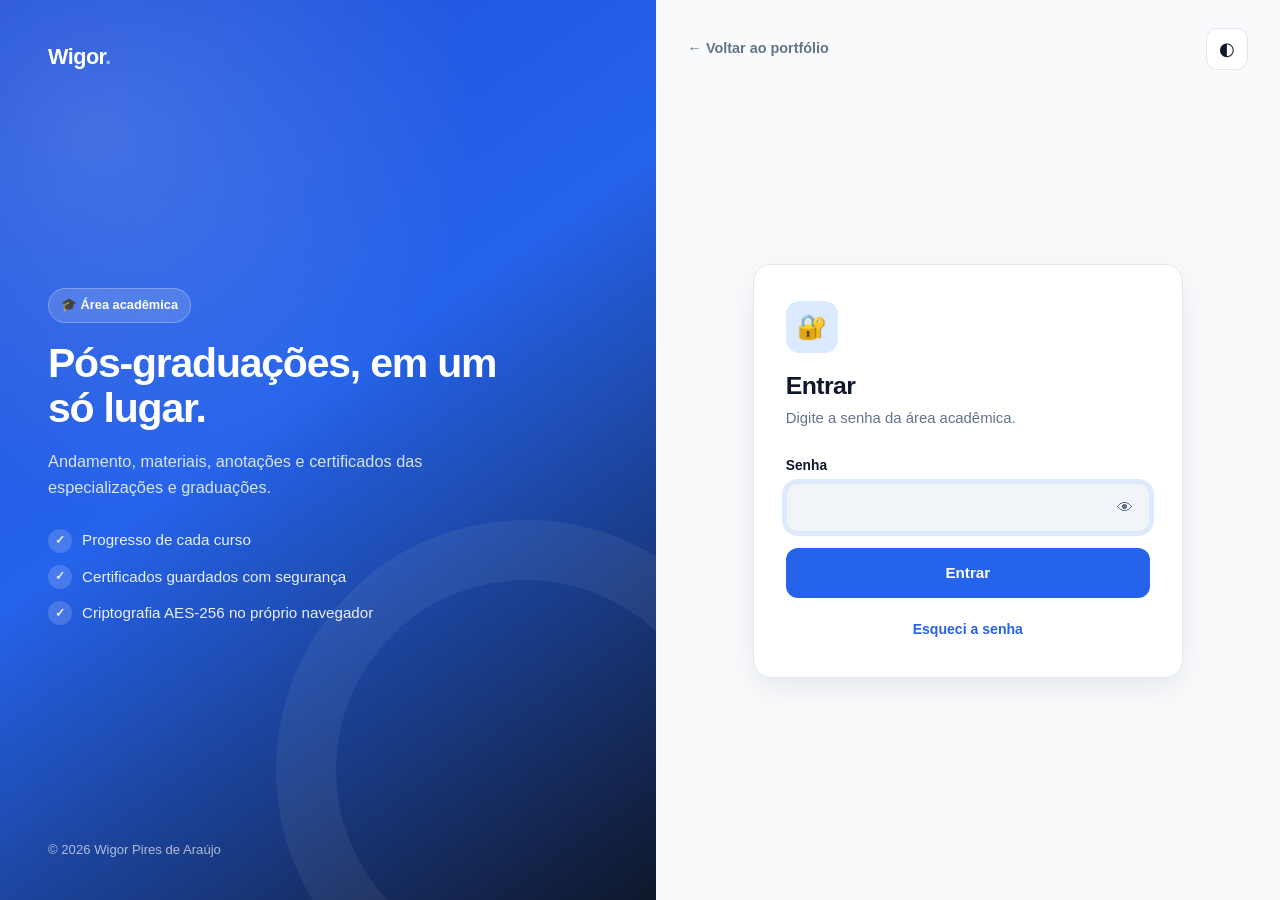
<file: area-academica.html>
<!DOCTYPE html>
<html lang="pt-BR">
<head>
  <meta charset="UTF-8">
  <meta name="viewport" content="width=device-width, initial-scale=1.0">
  <meta name="robots" content="noindex, nofollow">
  <meta name="referrer" content="no-referrer">
  <meta
    http-equiv="Content-Security-Policy"
    content="default-src 'self'; script-src 'self'; style-src 'self' 'unsafe-inline'; img-src 'self' data: blob:; connect-src 'self' https://api.github.com; object-src 'none'; base-uri 'none'; form-action 'self'"
  >

  <title>Pós-graduações | Área Acadêmica</title>

  <link rel="stylesheet" href="academico.css">
</head>


<body class="auth-pending">

<div class="boot" aria-live="polite">
  <span class="spinner spinner-dark" aria-label="Verificando acesso"></span>
</div>


<div class="app">

<!-- =========================================================
     HEADER
========================================================= -->

<header>

  <div class="container navbar">

    <a href="index.html" class="logo">
      Wigor<span>.</span><small>Área acadêmica</small>
    </a>

    <div class="header-actions">

      <button
        id="btn-edit"
        class="btn btn-ghost btn-sm btn-edit"
        type="button"
        aria-pressed="false"
        title="Editar cursos e enviar certificados"
      >
        ✏️ <span class="hide-mobile">Gerenciar</span>
      </button>

      <button
        class="theme-button"
        type="button"
        id="theme"
        title="Alternar tema"
        aria-label="Alternar tema claro e escuro"
      >
        ◐
      </button>

      <button id="logout" class="btn btn-ghost btn-sm" type="button">
        Sair
      </button>

    </div>

  </div>

</header>


<main class="container">

  <section class="page-head">

    <div class="section-label">Painel</div>

    <h1>Pós-graduações e graduações</h1>

    <p>
      Andamento, certificados, materiais e anotações de cada curso.
    </p>

  </section>


  <div id="admin-bar" class="admin-bar" hidden>
    <strong>Modo de edição</strong>
    <button id="btn-new" class="btn btn-primary btn-sm" type="button">+ Novo curso</button>
    <button id="btn-token" class="btn btn-ghost btn-sm" type="button">🔑 Token do GitHub</button>
    <button id="btn-password" class="btn btn-ghost btn-sm" type="button">🔒 Alterar senha</button>
  </div>


  <div id="alert" class="alert" role="alert"></div>


  <section class="stats" aria-label="Resumo">

    <div class="stat">
      <strong id="stat-total">–</strong>
      <span>Cursos</span>
    </div>

    <div class="stat">
      <strong id="stat-done">–</strong>
      <span>Concluídos</span>
    </div>

    <div class="stat">
      <strong id="stat-progress">–</strong>
      <span>Em andamento</span>
    </div>

    <div class="stat">
      <strong id="stat-certs">–</strong>
      <span>Certificados enviados</span>
    </div>

  </section>


  <div class="toolbar">

    <div class="filters">

      <div class="chips" role="group" aria-label="Filtrar por status" data-group="status">
        <button class="chip" type="button" data-value="todos" aria-pressed="false">Todos</button>
        <button class="chip" type="button" data-value="cursando" aria-pressed="true">Cursando</button>
        <button class="chip" type="button" data-value="concluido" aria-pressed="false">Concluídos</button>
      </div>

      <div class="chips" role="group" aria-label="Filtrar por tipo" data-group="tipo">
        <button class="chip" type="button" data-value="todos" aria-pressed="true">Todos os tipos</button>
        <button class="chip" type="button" data-value="graduacao" aria-pressed="false">Graduação</button>
        <button class="chip" type="button" data-value="pos" aria-pressed="false">Pós</button>
      </div>

    </div>

    <label class="search">
      <input
        id="search"
        type="search"
        placeholder="Buscar curso ou instituição"
        aria-label="Buscar curso ou instituição"
      >
    </label>

  </div>


  <div id="list" aria-live="polite"></div>


  <section id="projects" class="projects" aria-labelledby="projects-title">
    <div class="projects-head">
      <h2 id="projects-title" class="group-title">Projetos</h2>
      <button id="btn-new-project" class="btn btn-primary btn-sm" type="button" hidden>+ Novo projeto</button>
    </div>
    <div id="projects-list" class="grid" aria-live="polite"></div>
  </section>

</main>

</div>


<div id="toast" class="toast" role="status" aria-live="polite"></div>


<!-- =========================================================
     DIÁLOGO: CURSO
========================================================= -->

<dialog id="dlg-course" aria-labelledby="dlg-course-title">

  <form id="form-course" novalidate>

    <div class="dialog-head">
      <h2 id="dlg-course-title">Editar curso</h2>
      <button type="button" class="dialog-close" data-close aria-label="Fechar">✕</button>
    </div>

    <div class="dialog-body">

      <div class="alert" data-alert role="alert"></div>

      <div class="field">
        <label for="c-titulo">Nome do curso</label>
        <input id="c-titulo" name="titulo" required maxlength="160">
      </div>

      <div class="row">
        <div class="field">
          <label for="c-instituicao">Instituição</label>
          <input id="c-instituicao" name="instituicao" required maxlength="80">
        </div>

        <div class="field">
          <label for="c-tipo">Tipo</label>
          <select id="c-tipo" name="tipo">
            <option value="pos">Pós-graduação / especialização</option>
            <option value="graduacao">Graduação</option>
          </select>
        </div>
      </div>

      <div class="row">
        <div class="field">
          <label for="c-status">Status</label>
          <select id="c-status" name="status">
            <option value="cursando">Cursando</option>
            <option value="concluido">Concluído</option>
            <option value="trancado">Trancado</option>
          </select>
        </div>

        <div class="field">
          <label for="c-progresso">Progresso</label>
          <div class="range-row">
            <input id="c-progresso" name="progresso" type="range" min="0" max="100" step="5">
            <output id="c-progresso-out" for="c-progresso">0%</output>
          </div>
        </div>
      </div>

      <div class="row">
        <div class="field">
          <label for="c-inicio">Início</label>
          <input id="c-inicio" name="inicio" type="month">
        </div>

        <div class="field">
          <label for="c-conclusao">Conclusão / previsão</label>
          <input id="c-conclusao" name="conclusao" type="month">
        </div>
      </div>

      <div class="field">
        <label for="c-estudo">Link da plataforma de estudo</label>
        <input id="c-estudo" name="linkEstudo" type="url" spellcheck="false" placeholder="https://ava.instituicao.edu.br/...">
        <small class="field-help">Abre ao clicar no nome do curso ou em “Estudar agora”.</small>
      </div>

      <div class="field">
        <label for="c-descricao">Descrição</label>
        <textarea id="c-descricao" name="descricao" maxlength="500"></textarea>
      </div>


      <fieldset class="fieldset">

        <legend>📄 Certificado</legend>

        <div class="current-file" id="c-cert-atual"></div>

        <div class="field">
          <label for="c-arquivo">Enviar arquivo</label>
          <input id="c-arquivo" name="arquivo" type="file" accept=".pdf,.png,.jpg,.jpeg,.webp,application/pdf,image/png,image/jpeg,image/webp">
          <small class="field-help">PDF, PNG, JPG ou WEBP, até 20 MB. É criptografado antes de sair do seu navegador.</small>
        </div>

        <label class="check" id="c-remover-wrap">
          <input type="checkbox" id="c-remover" name="remover">
          <span>Remover o certificado atual</span>
        </label>

        <label class="check">
          <input type="checkbox" id="c-publico" name="publico">
          <span>
            Mostrar também no portfólio público
            <small class="field-help">O arquivo fica visível para qualquer pessoa, sem criptografia, e o card no portfólio passa a ter o link "Ver certificado".</small>
          </span>
        </label>

        <div class="field" id="c-caminho-wrap">
          <label for="c-caminho">Endereço público</label>
          <input id="c-caminho" name="caminhoPublico" spellcheck="false" placeholder="certificados/nome-do-curso.pdf">
        </div>

      </fieldset>


      <div class="field">
        <label for="c-links">Links (um por linha: <code>Rótulo | https://...</code>)</label>
        <textarea id="c-links" name="links" spellcheck="false" placeholder="AVA | https://ava.instituicao.edu.br"></textarea>
      </div>

      <div class="field">
        <label for="c-anotacoes">Anotações</label>
        <textarea id="c-anotacoes" name="anotacoes" maxlength="5000"></textarea>
      </div>

      <div class="field">
        <label for="c-ordem">Ordem de exibição</label>
        <input id="c-ordem" name="ordem" type="number" step="1">
        <small class="field-help">Menor aparece primeiro.</small>
      </div>

    </div>

    <div class="dialog-foot">
      <button type="button" class="btn btn-danger btn-sm" id="c-excluir">Excluir curso</button>
      <button type="button" class="btn btn-ghost btn-sm" data-close>Cancelar</button>
      <button type="submit" class="btn btn-primary btn-sm">Salvar e publicar</button>
    </div>

  </form>

</dialog>


<!-- =========================================================
     DIÁLOGO: PROJETO
========================================================= -->

<dialog id="dlg-project" class="small" aria-labelledby="dlg-project-title">

  <form id="form-project" novalidate>

    <div class="dialog-head">
      <h2 id="dlg-project-title">Novo projeto</h2>
      <button type="button" class="dialog-close" data-close aria-label="Fechar">✕</button>
    </div>

    <div class="dialog-body">

      <div class="alert" data-alert role="alert"></div>

      <div class="field">
        <label for="pj-titulo">Nome do projeto</label>
        <input id="pj-titulo" name="titulo" required maxlength="120">
      </div>

      <div class="field">
        <label for="pj-url">Link</label>
        <input id="pj-url" name="url" type="url" required spellcheck="false" placeholder="https://...">
      </div>

      <div class="field">
        <label for="pj-descricao">Descrição (opcional)</label>
        <textarea id="pj-descricao" name="descricao" maxlength="300"></textarea>
      </div>

      <div class="field">
        <label for="pj-preparacao">Preparação (opcional, um item por linha: <code>Título | descrição | importância</code>)</label>
        <textarea id="pj-preparacao" name="preparacao" rows="8" spellcheck="false" placeholder="Álgebra linear | Vetores e matrizes | Essencial"></textarea>
        <small class="field-help">Comece a linha com <code>[x]</code> para marcar o item como concluído.</small>
      </div>

      <div class="field">
        <label for="pj-ordem">Ordem de exibição</label>
        <input id="pj-ordem" name="ordem" type="number" step="1">
        <small class="field-help">Menor aparece primeiro.</small>
      </div>

      <label class="check">
        <input type="checkbox" id="pj-destaque" name="destaque">
        <span>Mostrar no topo, junto com os cursos em andamento</span>
      </label>

    </div>

    <div class="dialog-foot">
      <button type="button" class="btn btn-danger btn-sm" id="pj-excluir">Excluir projeto</button>
      <button type="button" class="btn btn-ghost btn-sm" data-close>Cancelar</button>
      <button type="submit" class="btn btn-primary btn-sm">Salvar e publicar</button>
    </div>

  </form>

</dialog>


<!-- =========================================================
     DIÁLOGO: PREPARAÇÃO DO PROJETO
========================================================= -->

<dialog id="dlg-prep" aria-labelledby="dlg-prep-title">
  <div class="dialog-head">
    <h2 id="dlg-prep-title">Preparação</h2>
    <button type="button" class="dialog-close" data-close aria-label="Fechar">✕</button>
  </div>
  <div class="dialog-body">
    <p id="prep-resumo" class="text-block"></p>
    <div id="prep-list" class="grid prep-grid"></div>
  </div>
  <div class="dialog-foot">
    <button type="button" class="btn btn-ghost btn-sm" data-close>Fechar</button>
  </div>
</dialog>


<!-- =========================================================
     DIÁLOGO: TOKEN
========================================================= -->

<dialog id="dlg-token" class="small" aria-labelledby="dlg-token-title">

  <form id="form-token" novalidate>

    <div class="dialog-head">
      <h2 id="dlg-token-title">Token do GitHub</h2>
      <button type="button" class="dialog-close" data-close aria-label="Fechar">✕</button>
    </div>

    <div class="dialog-body">

      <div class="alert" data-alert role="alert"></div>

      <p class="text-block">
        Para gravar alterações e enviar certificados é preciso um token
        <em>fine-grained</em> com acesso só ao repositório <strong>pos</strong>
        e permissão <strong>Contents: Read and write</strong>.
      </p>

      <div class="field">
        <label for="t-token">Token</label>
        <input id="t-token" type="password" autocomplete="off" spellcheck="false" placeholder="github_pat_...">
        <small class="field-help">
          <a href="https://github.com/settings/personal-access-tokens/new" target="_blank" rel="noopener noreferrer">Criar token ↗</a>
        </small>
      </div>

      <label class="check">
        <input type="checkbox" id="t-lembrar">
        <span>Lembrar neste dispositivo (guardado criptografado com a sua senha)</span>
      </label>

    </div>

    <div class="dialog-foot">
      <button type="button" class="btn btn-danger btn-sm" id="t-esquecer">Esquecer token</button>
      <button type="button" class="btn btn-ghost btn-sm" data-close>Cancelar</button>
      <button type="submit" class="btn btn-primary btn-sm">Salvar</button>
    </div>

  </form>

</dialog>


<!-- =========================================================
     DIÁLOGO: ALTERAR SENHA
========================================================= -->

<dialog id="dlg-password" class="small" aria-labelledby="dlg-password-title">

  <form id="form-password" novalidate>

    <input type="text" name="username" autocomplete="username" value="area-academica" hidden>

    <div class="dialog-head">
      <h2 id="dlg-password-title">Alterar senha</h2>
      <button type="button" class="dialog-close" data-close aria-label="Fechar">✕</button>
    </div>

    <div class="dialog-body">

      <div class="alert" data-alert role="alert"></div>

      <div class="field">
        <label for="p-atual">Senha atual</label>
        <input id="p-atual" type="password" autocomplete="current-password">
      </div>

      <div class="field">
        <label for="p-nova">Nova senha</label>
        <input id="p-nova" type="password" autocomplete="new-password" minlength="10">
        <small class="field-help">Mínimo de 10 caracteres. Todos os certificados serão criptografados de novo.</small>
      </div>

      <div class="field">
        <label for="p-confirmar">Confirmar nova senha</label>
        <input id="p-confirmar" type="password" autocomplete="new-password">
      </div>

    </div>

    <div class="dialog-foot">
      <button type="button" class="btn btn-ghost btn-sm" data-close>Cancelar</button>
      <button type="submit" class="btn btn-primary btn-sm">Alterar senha</button>
    </div>

  </form>

</dialog>


<script src="cofre.js"></script>
<script src="painel.js"></script>

</body>
</html>
</file>
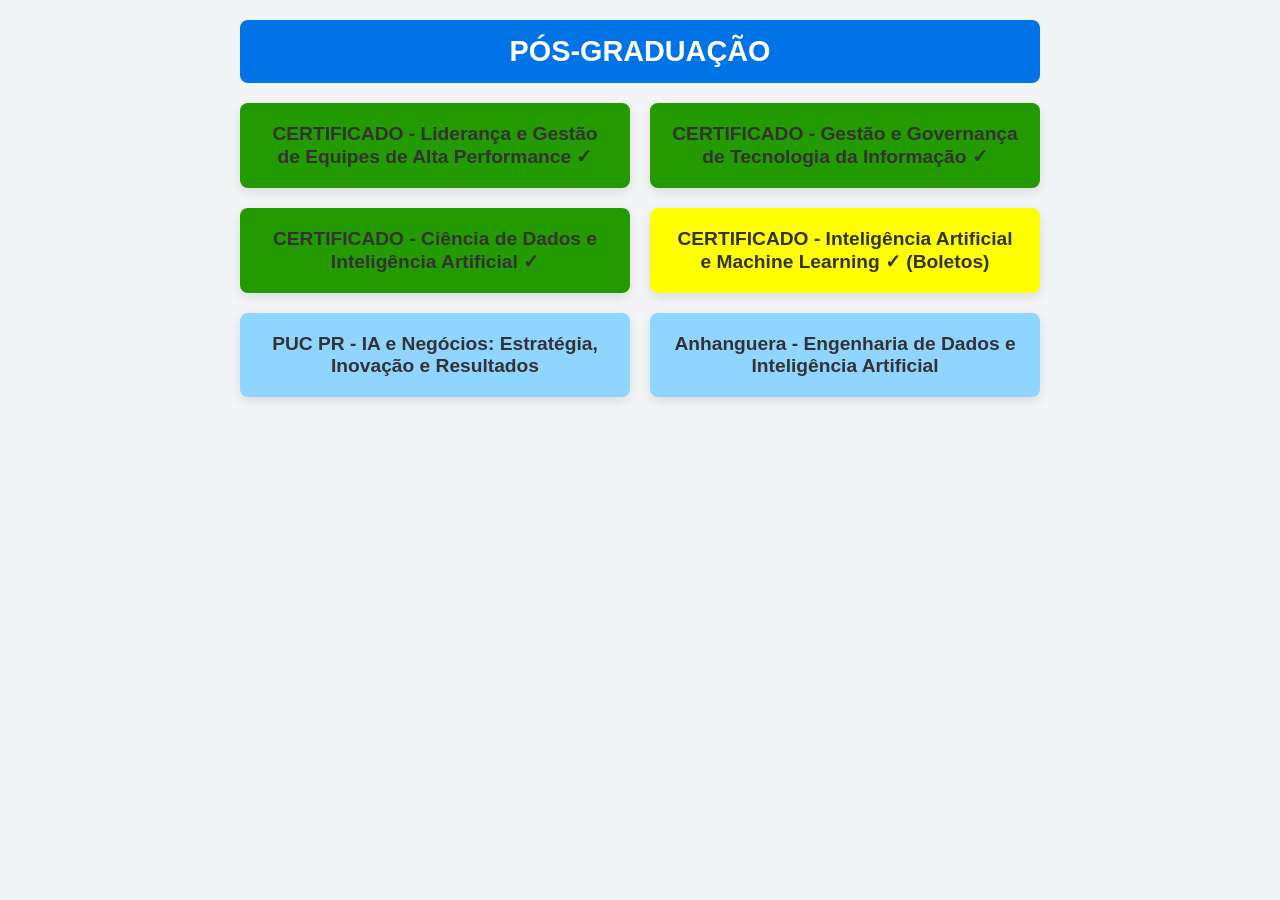
<file: index.html.html>
<!DOCTYPE html>
<html lang="pt-br">
<head>
  <meta charset="UTF-8">
  <meta name="viewport" content="width=device-width, initial-scale=1.0">
  <title>Pos Graduação</title>
  <style>
    /* CSS */
    * {
      margin: 0;
      padding: 0;
      box-sizing: border-box;
      font-family: Arial, sans-serif;
    }

    body {
      background-color: #f3f4f6;
      color: #333;
      display: flex;
      flex-direction: column;
      align-items: center;
      padding: 20px;
    }

    header {
      width: 100%;
      max-width: 800px;
      display: flex;
      justify-content: center;
      align-items: center;
      padding: 15px;
      background-color: #0073e6;
      color: white;
      border-radius: 8px;
      text-align: center;
    }

    header h1 {
      font-size: 1.8em;
    }

    #menuButton {
      font-size: 1.5em;
      background: none;
      border: none;
      color: white;
      cursor: pointer;
      display: none;
    }

    nav ul {
      display: flex;
      list-style: none;
      gap: 10px;
    }

    nav ul li a {
      color: white;
      text-decoration: none;
      padding: 5px 10px;
      border-radius: 3px;
    }

    nav ul li a:hover {
      background-color: #005bb5;
    }

    main {
      width: 100%;
      max-width: 800px;
      margin-top: 20px;
    }

    .courses {
      display: grid;
      grid-template-columns: 1fr 1fr;
      gap: 20px;
    }

    .course-card {
      background-color: white;
      border-radius: 8px;
      box-shadow: 0 4px 12px rgba(0, 0, 0, 0.1);
      padding: 20px;
      text-align: center;
      transition: transform 0.3s ease;
    }

    .course-card:hover {
      transform: translateY(-5px);
    }

    .course-card a {
      text-decoration: none;
      color: #0073e6;
    }

    .course-card h2 {
      font-size: 1.2em;
      color: #333;
    }

    /* Estilo para cursos com certificado */
    .certificado {
      background-color: #229A00; /* Verde claro */
    }

    /* Estilo para cursos com certificado */
    .boleto {
      background-color: #FFFF00; /* amarelo */
    }

    /* Estilo para cursos com certificado */
    .cursando {
      background-color: #90D5FF; /* amarelo */
    }

    /* Responsivo para mobile */
    @media (max-width: 600px) {
      #menuButton {
        display: block;
      }
      nav ul {
        flex-direction: column;
        display: none;
      }
      nav ul.show {
        display: flex;
      }
      .courses {
        grid-template-columns: 1fr;
      }
    }
  </style>
</head>
<body>

  <header>
    <h1>PÓS-GRADUAÇÃO</h1>
  </header>

  <main id="cursos">
    <section class="courses">

      <div class="course-card certificado">
        <a href="https://kroton.platosedu.io/lms/m/aluno/index/3243688" target="_blank">
          <h2>CERTIFICADO - Liderança e Gestão de Equipes de Alta Performance ✓ </h2>
        </a>
      </div>

      <div class="course-card certificado">
        <a href="https://kroton.platosedu.io/lms/m/aluno/index/3226961" target="_blank">
          <h2>CERTIFICADO - Gestão e Governança de Tecnologia da Informação ✓ </h2>
        </a>
      </div>
        
      <div class="course-card certificado">
        <a href="https://kroton.platosedu.io/lms/m/aluno/index/3325325" target="_blank">
          <h2>CERTIFICADO - Ciência de Dados e Inteligência Artificial ✓ </h2>
        </a>
      </div>

      <div class="course-card boleto">
        <a href="https://kroton.platosedu.io/lms/m/aluno/index/3303254" target="_blank">
          <h2>CERTIFICADO - Inteligência Artificial e Machine Learning ✓ (Boletos)</h2>
        </a>
      </div>

      <div class="course-card cursando">
        <a href="https://pucprdigital.grupoa.education/plataforma/auth/signin" target="_blank">
          <h2>PUC PR - IA e Negócios: Estratégia, Inovação e Resultados</h2>
        </a>
      </div>

      <div class="course-card cursando">
        <a href="https://infoprod.platosedu.io/v2/lms/login" target="_blank">
          <h2>Anhanguera - Engenharia de Dados e Inteligência Artificial</h2>
        </a>
      </div>
    </section>
  </main>

  <script>
    // JavaScript para o menu responsivo
    function toggleMenu() {
      const menu = document.querySelector('nav ul');
      menu.classList.toggle('show');
    }
  </script>

</body>
</html>
</file>
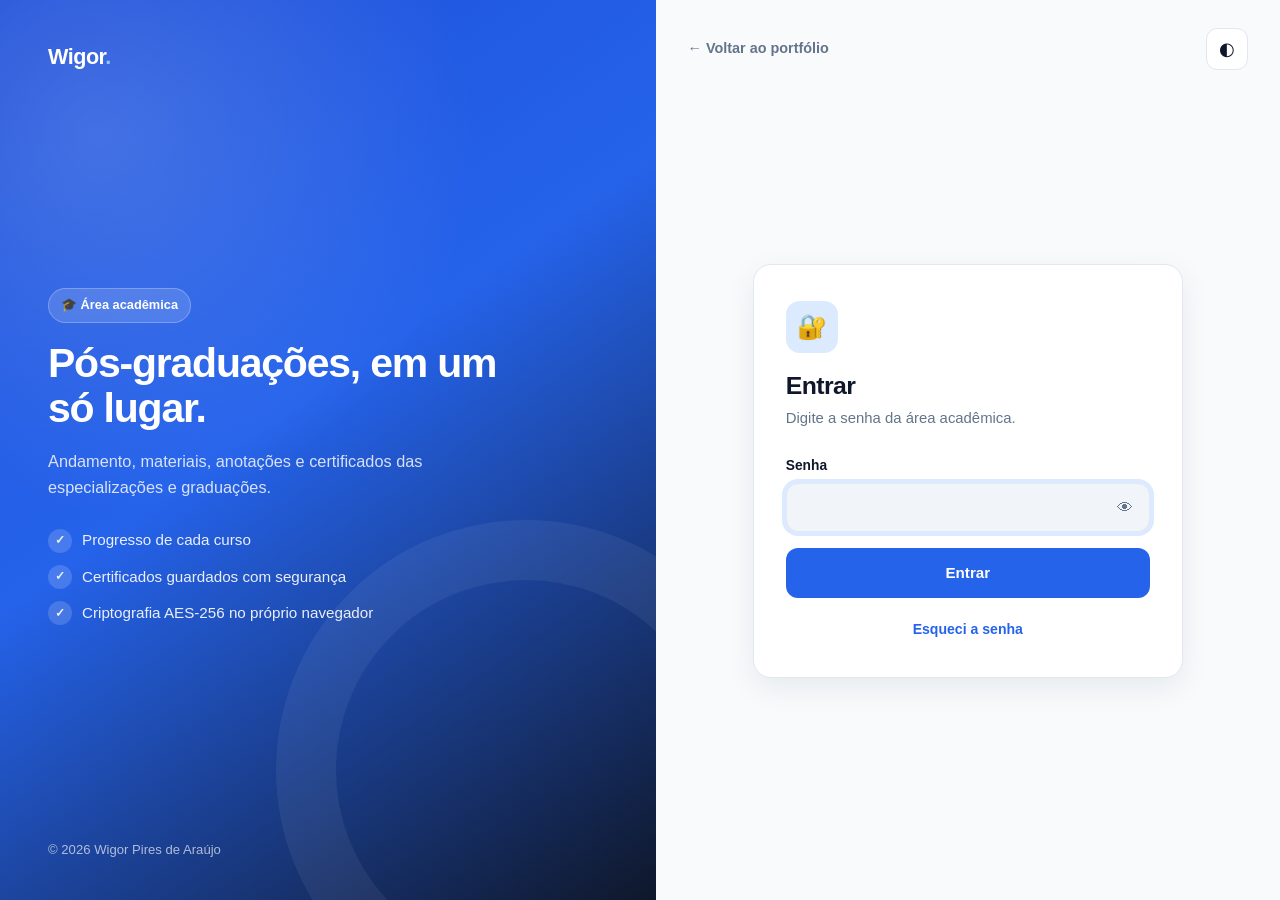
<file: login.html>
<!DOCTYPE html>
<html lang="pt-BR">
<head>
  <meta charset="UTF-8">
  <meta name="viewport" content="width=device-width, initial-scale=1.0">
  <meta name="robots" content="noindex, nofollow">
  <meta name="referrer" content="no-referrer">
  <meta
    http-equiv="Content-Security-Policy"
    content="default-src 'self'; script-src 'self'; style-src 'self' 'unsafe-inline'; img-src 'self' data: blob:; connect-src 'self' https://api.github.com; object-src 'none'; base-uri 'none'; form-action 'self'"
  >

  <title>Área Acadêmica | Wigor Pires de Araújo</title>

  <link rel="stylesheet" href="academico.css">
</head>


<body class="login-page">

<!-- =========================================================
     PAINEL LATERAL
========================================================= -->

<aside class="side">

  <a href="index.html" class="side-logo">
    Wigor<span>.</span>
  </a>

  <div class="side-content">

    <span class="badge">🎓 Área acadêmica</span>

    <h1>Pós-graduações, em um só lugar.</h1>

    <p>
      Andamento, materiais, anotações e certificados
      das especializações e graduações.
    </p>

    <ul class="side-list">
      <li>Progresso de cada curso</li>
      <li>Certificados guardados com segurança</li>
      <li>Criptografia AES-256 no próprio navegador</li>
    </ul>

  </div>

  <div class="side-footer">
    © <span id="year"></span> Wigor Pires de Araújo
  </div>

</aside>


<!-- =========================================================
     FORMULÁRIOS
========================================================= -->

<main class="login-main">

  <div class="topbar">

    <a href="index.html" class="back-link">
      ← Voltar ao portfólio
    </a>

    <button
      class="theme-button"
      type="button"
      id="theme"
      title="Alternar tema"
      aria-label="Alternar tema claro e escuro"
    >
      ◐
    </button>

  </div>


  <div class="form-wrap">

    <div class="login-card">

      <div id="alert" class="alert" role="alert" aria-live="polite"></div>


      <!-- CARREGANDO -->

      <section id="view-loading" class="view active" aria-label="Carregando">
        <div class="loading-box">
          <span class="spinner spinner-dark"></span>
        </div>
      </section>


      <!-- ENTRAR -->

      <section id="view-login" class="view">

        <div class="card-icon">🔐</div>

        <h2>Entrar</h2>

        <p class="subtitle">
          Digite a senha da área acadêmica.
        </p>

        <form id="form-login" novalidate>

          <!-- Ajuda gerenciadores de senha a associar a credencial -->
          <input
            type="text"
            name="username"
            autocomplete="username"
            value="area-academica"
            hidden
          >

          <div class="field">
            <label for="password">Senha</label>
            <div class="input-wrap">
              <input
                id="password"
                type="password"
                autocomplete="current-password"
                required
              >
              <button
                type="button"
                class="toggle-password"
                data-target="password"
                aria-label="Mostrar senha"
              >👁</button>
            </div>
          </div>

          <button type="submit" class="btn btn-primary btn-block">
            Entrar
          </button>

        </form>

        <p class="hint">
          <button type="button" class="link-button" data-view="forgot">
            Esqueci a senha
          </button>
        </p>

      </section>


      <!-- ESQUECI A SENHA -->

      <section id="view-forgot" class="view">

        <div class="card-icon">🧩</div>

        <h2>Esqueci a senha</h2>

        <p class="subtitle">
          Por segurança, a senha não fica guardada em lugar nenhum,
          então não dá para recuperá-la.
        </p>

        <p class="text-block">
          Você pode <strong>recriar a área acadêmica</strong> com uma nova senha.
          Os cursos voltam para a lista inicial e os certificados enviados
          são apagados (os publicados no portfólio continuam lá).
          É preciso o token do GitHub.
        </p>

        <button type="button" class="btn btn-ghost btn-block" id="go-reset">
          Recriar com nova senha
        </button>

        <p class="hint">
          <button type="button" class="link-button" data-view="login">
            ← Voltar para o login
          </button>
        </p>

      </section>


      <!-- CONFIGURAR (primeiro acesso ou recriação) -->

      <section id="view-setup" class="view">

        <div class="card-icon">🛠️</div>

        <h2 id="setup-title">Configurar acesso</h2>

        <p class="subtitle" id="setup-subtitle">
          Primeiro acesso: defina a senha da área acadêmica.
        </p>

        <form id="form-setup" novalidate>

          <input
            type="text"
            name="username"
            autocomplete="username"
            value="area-academica"
            hidden
          >

          <div class="field">
            <label for="new-password">Nova senha</label>
            <div class="input-wrap">
              <input
                id="new-password"
                type="password"
                autocomplete="new-password"
                minlength="10"
                required
              >
              <button
                type="button"
                class="toggle-password"
                data-target="new-password"
                aria-label="Mostrar senha"
              >👁</button>
            </div>
            <div class="strength" aria-hidden="true"><div id="strength-bar"></div></div>
            <small class="field-help" id="strength-text">
              Mínimo de 10 caracteres. Uma frase longa é o ideal.
            </small>
          </div>

          <div class="field">
            <label for="confirm-password">Confirmar senha</label>
            <input
              id="confirm-password"
              type="password"
              autocomplete="new-password"
              required
            >
          </div>

          <div class="field">
            <label for="token">Token do GitHub</label>
            <input
              id="token"
              type="password"
              autocomplete="off"
              spellcheck="false"
              placeholder="github_pat_..."
              required
            >
            <small class="field-help">
              Token <em>fine-grained</em> com acesso só ao repositório
              <strong>pos</strong> e permissão <strong>Contents: Read and write</strong>.
              <a
                href="https://github.com/settings/personal-access-tokens/new"
                target="_blank"
                rel="noopener noreferrer"
              >Criar token ↗</a>
            </small>
          </div>

          <label class="check">
            <input type="checkbox" id="remember-token">
            <span>Lembrar o token neste dispositivo (guardado criptografado)</span>
          </label>

          <label class="check" id="reset-confirm-wrap" hidden>
            <input type="checkbox" id="reset-confirm">
            <span>Entendo que os dados e certificados atuais serão apagados.</span>
          </label>

          <button type="submit" class="btn btn-primary btn-block">
            Criar área acadêmica
          </button>

        </form>

        <p class="hint" id="setup-back" hidden>
          <button type="button" class="link-button" data-view="login">
            ← Voltar para o login
          </button>
        </p>

      </section>

    </div>

  </div>

</main>


<script src="cofre.js"></script>
<script src="login.js"></script>

</body>
</html>
</file>
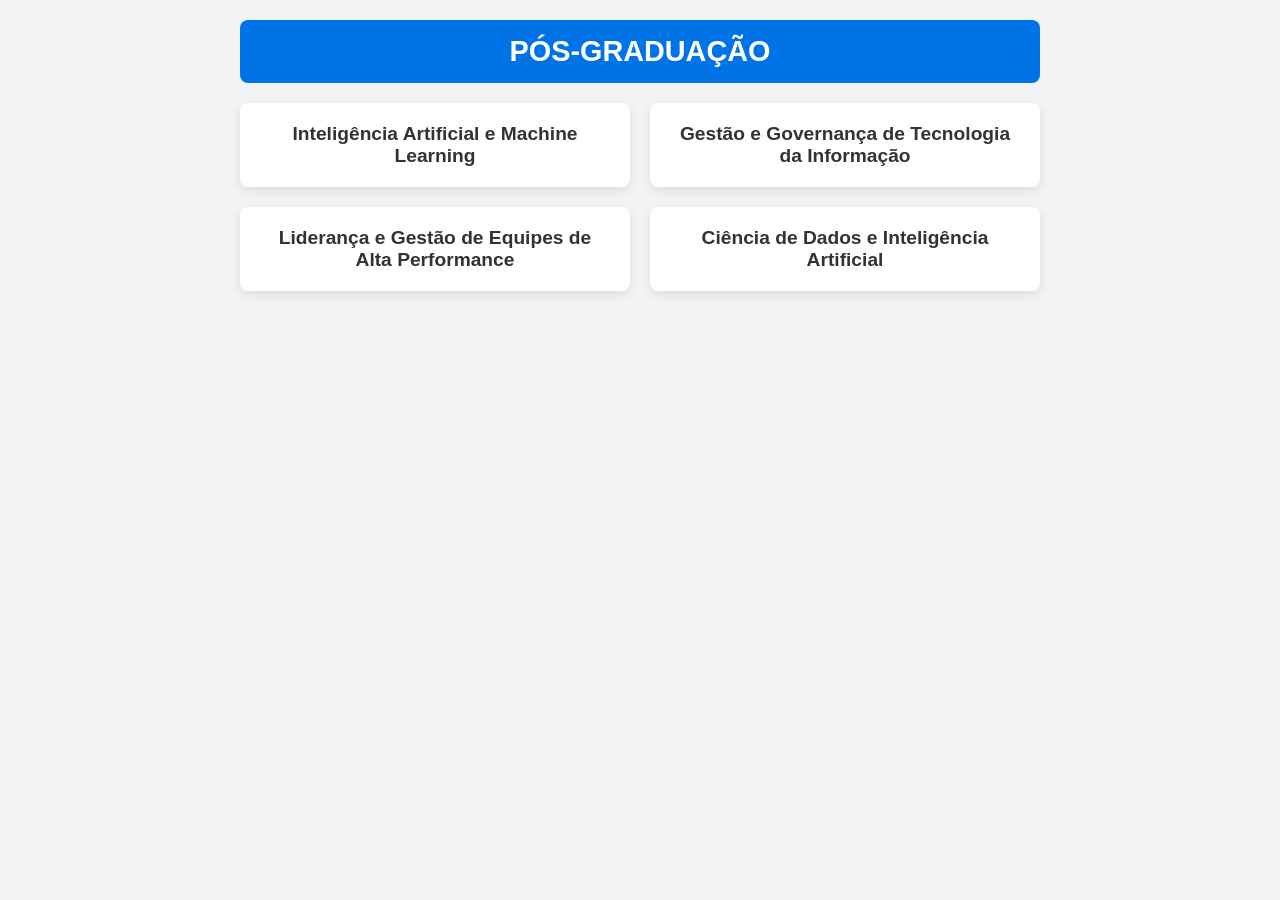
<file: posw.html>
<!DOCTYPE html>
<html lang="pt-br">
<head>
  <meta charset="UTF-8">
  <meta name="viewport" content="width=device-width, initial-scale=1.0">
  <title>Lista de Cursos Kroton</title>
  <style>
    /* CSS */
    * {
      margin: 0;
      padding: 0;
      box-sizing: border-box;
      font-family: Arial, sans-serif;
    }

    body {
      background-color: #f3f4f6;
      color: #333;
      display: flex;
      flex-direction: column;
      align-items: center;
      padding: 20px;
    }

    header {
      width: 100%;
      max-width: 800px;
      display: flex;
      justify-content: center; /* Centraliza o conteúdo no cabeçalho */
      align-items: center;
      padding: 15px;
      background-color: #0073e6;
      color: white;
      border-radius: 8px;
      text-align: center;
    }

    header h1 {
      font-size: 1.8em;
    }

    #menuButton {
      font-size: 1.5em;
      background: none;
      border: none;
      color: white;
      cursor: pointer;
      display: none;
    }

    nav ul {
      display: flex;
      list-style: none;
      gap: 10px;
    }

    nav ul li a {
      color: white;
      text-decoration: none;
      padding: 5px 10px;
      border-radius: 3px;
    }

    nav ul li a:hover {
      background-color: #005bb5;
    }

    main {
      width: 100%;
      max-width: 800px;
      margin-top: 20px;
    }

    .courses {
      display: grid;
      grid-template-columns: 1fr 1fr;
      gap: 20px;
    }

    .course-card {
      background-color: white;
      border-radius: 8px;
      box-shadow: 0 4px 12px rgba(0, 0, 0, 0.1);
      padding: 20px;
      text-align: center;
      transition: transform 0.3s ease;
    }

    .course-card:hover {
      transform: translateY(-5px);
    }

    .course-card a {
      text-decoration: none;
      color: #0073e6;
    }

    .course-card h2 {
      font-size: 1.2em;
      color: #333;
    }

    /* Responsivo para mobile */
    @media (max-width: 600px) {
      #menuButton {
        display: block;
      }
      nav ul {
        flex-direction: column;
        display: none;
      }
      nav ul.show {
        display: flex;
      }
      .courses {
        grid-template-columns: 1fr;
      }
    }
  </style>
</head>
<body>

  <header>
    <h1>PÓS-GRADUAÇÃO</h1>
  </header>

  <main id="cursos">
    <section class="courses">
      <div class="course-card">
        <a href="https://kroton.platosedu.io/lms/m/aluno/index/3303254" target="_blank">
          <h2>Inteligência Artificial e Machine Learning</h2>
        </a>
      </div>
      <div class="course-card">
        <a href="https://kroton.platosedu.io/lms/m/aluno/index/3226961" target="_blank">
          <h2>Gestão e Governança de Tecnologia da Informação</h2>
        </a>
      </div>
      <div class="course-card">
        <a href="https://kroton.platosedu.io/lms/m/aluno/index/3243688" target="_blank">
          <h2>Liderança e Gestão de Equipes de Alta Performance</h2>
        </a>
      </div>
      <div class="course-card">
        <a href="https://kroton.platosedu.io/lms/m/aluno/index/3325325" target="_blank">
          <h2>Ciência de Dados e Inteligência Artificial</h2>
        </a>
      </div>
    </section>
  </main>

  <script>
    // JavaScript para o menu responsivo
    function toggleMenu() {
      const menu = document.querySelector('nav ul');
      menu.classList.toggle('show');
    }
  </script>

</body>
</html>
</file>
<file: academico.css>
/* =========================================================
   ÁREA ACADÊMICA — estilos (login.html e area-academica.html)
   Mesmas variáveis e tema do index.html
========================================================= */

:root {
  --bg: #f8fafc;
  --surface: #ffffff;
  --surface-2: #f1f5f9;
  --surface-3: #e2e8f0;

  --text: #0f172a;
  --text-secondary: #64748b;

  --primary: #2563eb;
  --primary-dark: #1d4ed8;
  --primary-light: #dbeafe;

  --success: #16a34a;
  --success-light: #dcfce7;
  --warning: #b45309;
  --warning-light: #fef3c7;
  --danger: #dc2626;
  --danger-light: #fee2e2;

  --border: #e2e8f0;

  --shadow: 0 10px 30px rgba(15, 23, 42, 0.07);
  --shadow-hover: 0 18px 40px rgba(15, 23, 42, 0.12);

  --radius: 18px;
}

body.dark {
  --bg: #020617;
  --surface: #0f172a;
  --surface-2: #1e293b;
  --surface-3: #334155;

  --text: #f8fafc;
  --text-secondary: #94a3b8;

  --primary: #3b82f6;
  --primary-light: rgba(59, 130, 246, .18);
  --success: #22c55e;
  --success-light: rgba(34, 197, 94, .16);
  --warning: #f59e0b;
  --warning-light: rgba(245, 158, 11, .16);
  --danger: #f87171;
  --danger-light: rgba(248, 113, 113, .16);

  --border: #334155;

  --shadow: 0 10px 30px rgba(0, 0, 0, 0.25);
  --shadow-hover: 0 18px 45px rgba(0, 0, 0, 0.4);
}

* {
  margin: 0;
  padding: 0;
  box-sizing: border-box;
}

body {
  font-family: Inter, -apple-system, BlinkMacSystemFont, "Segoe UI", Arial, sans-serif;
  background: var(--bg);
  color: var(--text);
  line-height: 1.6;
  min-height: 100vh;
  transition: background-color .3s, color .3s;
}

a {
  color: inherit;
  text-decoration: none;
}

button,
input,
select,
textarea {
  font: inherit;
  color: inherit;
}

[hidden] {
  display: none !important;
}

.container {
  width: min(1180px, 92%);
  margin: auto;
}

:focus-visible {
  outline: 3px solid var(--primary);
  outline-offset: 2px;
}


/* =========================================================
   BOTÕES
========================================================= */

.btn {
  display: inline-flex;
  align-items: center;
  justify-content: center;
  gap: 8px;
  padding: 12px 18px;
  border: 1px solid transparent;
  border-radius: 12px;
  font-weight: 750;
  font-size: .95rem;
  cursor: pointer;
  transition: .2s;
  white-space: nowrap;
}

.btn-primary {
  background: var(--primary);
  color: #fff;
}

.btn-primary:hover:not(:disabled) {
  background: var(--primary-dark);
  transform: translateY(-1px);
}

.btn-ghost {
  background: var(--surface);
  color: var(--text);
  border-color: var(--border);
}

.btn-ghost:hover:not(:disabled) {
  border-color: var(--primary);
  color: var(--primary);
}

.btn-danger {
  background: var(--danger-light);
  color: var(--danger);
}

.btn-danger:hover:not(:disabled) {
  background: var(--danger);
  color: #fff;
}

.btn:disabled {
  opacity: .65;
  cursor: wait;
}

.btn-block {
  width: 100%;
}

.btn-sm {
  padding: 8px 13px;
  font-size: .84rem;
  border-radius: 10px;
}

.link-button {
  background: none;
  border: none;
  color: var(--primary);
  font-weight: 650;
  font-size: .88rem;
  cursor: pointer;
}

.link-button:hover {
  text-decoration: underline;
}

.theme-button {
  width: 42px;
  height: 42px;
  display: flex;
  align-items: center;
  justify-content: center;
  flex-shrink: 0;
  border: 1px solid var(--border);
  background: var(--surface);
  color: var(--text);
  border-radius: 11px;
  cursor: pointer;
  font-size: 18px;
  transition: .2s;
}

.theme-button:hover {
  border-color: var(--primary);
  color: var(--primary);
}

.spinner {
  display: inline-block;
  width: 16px;
  height: 16px;
  border: 2px solid rgba(255, 255, 255, .45);
  border-top-color: #fff;
  border-radius: 50%;
  animation: spin .7s linear infinite;
}

.spinner-dark {
  width: 28px;
  height: 28px;
  border-color: var(--surface-3);
  border-top-color: var(--primary);
}

@keyframes spin {
  to { transform: rotate(360deg); }
}


/* =========================================================
   ALERTAS E TOAST
========================================================= */

.alert {
  display: none;
  padding: 12px 14px;
  margin-bottom: 18px;
  border-radius: 12px;
  border: 1px solid transparent;
  font-size: .9rem;
}

.alert.show {
  display: block;
}

.alert-error {
  background: var(--danger-light);
  color: var(--danger);
  border-color: color-mix(in srgb, var(--danger) 30%, transparent);
}

.alert-success {
  background: var(--success-light);
  color: var(--success);
  border-color: color-mix(in srgb, var(--success) 30%, transparent);
}

.alert-warning {
  background: var(--warning-light);
  color: var(--warning);
  border-color: color-mix(in srgb, var(--warning) 30%, transparent);
}

.toast {
  position: fixed;
  left: 50%;
  bottom: 24px;
  z-index: 300;
  transform: translate(-50%, 20px);
  max-width: min(520px, calc(100% - 32px));
  padding: 12px 18px;
  background: var(--text);
  color: var(--bg);
  border-radius: 12px;
  box-shadow: var(--shadow-hover);
  font-size: .9rem;
  font-weight: 600;
  opacity: 0;
  pointer-events: none;
  transition: .25s;
}

.toast.show {
  opacity: 1;
  transform: translate(-50%, 0);
}

.toast.error {
  background: var(--danger);
  color: #fff;
}


/* =========================================================
   FORMULÁRIOS
========================================================= */

.field {
  margin-bottom: 16px;
}

.field label,
.field .label {
  display: block;
  margin-bottom: 6px;
  font-size: .86rem;
  font-weight: 700;
}

.field input:not([type=checkbox]):not([type=range]),
.field select,
.field textarea {
  width: 100%;
  padding: 11px 14px;
  background: var(--surface-2);
  border: 1px solid var(--border);
  border-radius: 12px;
  outline: none;
  transition: .2s;
}

.field textarea {
  resize: vertical;
  min-height: 84px;
}

.field input:focus,
.field select:focus,
.field textarea:focus {
  border-color: var(--primary);
  background: var(--surface);
  box-shadow: 0 0 0 4px var(--primary-light);
}

.field-help {
  display: block;
  margin-top: 6px;
  color: var(--text-secondary);
  font-size: .8rem;
  line-height: 1.5;
}

.field-help a {
  color: var(--primary);
  font-weight: 650;
}

.input-wrap {
  position: relative;
}

.input-wrap input {
  padding-right: 48px !important;
}

.toggle-password {
  position: absolute;
  top: 50%;
  right: 8px;
  transform: translateY(-50%);
  width: 34px;
  height: 34px;
  background: none;
  border: none;
  border-radius: 8px;
  color: var(--text-secondary);
  cursor: pointer;
}

.toggle-password:hover {
  background: var(--surface-3);
}

.check {
  display: flex;
  align-items: flex-start;
  gap: 10px;
  margin-bottom: 16px;
  font-size: .86rem;
  cursor: pointer;
}

.check input {
  margin-top: 4px;
  width: 16px;
  height: 16px;
  accent-color: var(--primary);
  flex-shrink: 0;
}

.strength {
  height: 5px;
  margin-top: 8px;
  background: var(--surface-3);
  border-radius: 999px;
  overflow: hidden;
}

.strength div {
  width: 0;
  height: 100%;
  transition: .25s;
}

.row {
  display: grid;
  grid-template-columns: 1fr 1fr;
  gap: 14px;
}


/* =========================================================
   LOGIN
========================================================= */

.login-page {
  display: grid;
  grid-template-columns: 1.05fr 1fr;
}

.side {
  position: relative;
  overflow: hidden;
  display: flex;
  flex-direction: column;
  justify-content: space-between;
  padding: 40px 48px;
  background:
    radial-gradient(circle at 15% 15%, rgba(255, 255, 255, .16), transparent 40%),
    linear-gradient(145deg, #1d4ed8 0%, #2563eb 45%, #0f172a 100%);
  color: #fff;
}

.side::after {
  content: "";
  position: absolute;
  right: -120px;
  bottom: -120px;
  width: 380px;
  height: 380px;
  border: 60px solid rgba(255, 255, 255, .06);
  border-radius: 50%;
}

.side-logo {
  font-size: 1.35rem;
  font-weight: 850;
  letter-spacing: -.5px;
}

.side-logo span {
  color: #93c5fd;
}

.side-content {
  position: relative;
  z-index: 1;
  max-width: 460px;
}

.badge {
  display: inline-block;
  margin-bottom: 18px;
  padding: 6px 12px;
  background: rgba(255, 255, 255, .14);
  border: 1px solid rgba(255, 255, 255, .25);
  border-radius: 999px;
  font-size: .8rem;
  font-weight: 700;
}

.side-content h1 {
  font-size: clamp(2rem, 3.2vw, 2.8rem);
  line-height: 1.12;
  letter-spacing: -1.2px;
  margin-bottom: 16px;
}

.side-content p {
  color: rgba(255, 255, 255, .82);
  font-size: 1.02rem;
}

.side-list {
  list-style: none;
  margin-top: 28px;
  display: grid;
  gap: 12px;
}

.side-list li {
  display: flex;
  align-items: center;
  gap: 10px;
  color: rgba(255, 255, 255, .9);
  font-size: .95rem;
}

.side-list li::before {
  content: "✓";
  display: grid;
  place-items: center;
  width: 24px;
  height: 24px;
  flex-shrink: 0;
  background: rgba(255, 255, 255, .16);
  border-radius: 50%;
  font-size: .75rem;
  font-weight: 800;
}

.side-footer {
  position: relative;
  z-index: 1;
  font-size: .82rem;
  color: rgba(255, 255, 255, .65);
}

.login-main {
  display: flex;
  flex-direction: column;
  padding: 28px 32px;
  min-width: 0;
}

.topbar {
  display: flex;
  justify-content: space-between;
  align-items: center;
  gap: 12px;
}

.back-link {
  color: var(--text-secondary);
  font-size: .9rem;
  font-weight: 650;
}

.back-link:hover {
  color: var(--primary);
}

.form-wrap {
  flex: 1;
  display: flex;
  align-items: center;
  justify-content: center;
  padding: 32px 0;
}

.login-card {
  width: min(430px, 100%);
  padding: 36px 32px;
  background: var(--surface);
  border: 1px solid var(--border);
  border-radius: var(--radius);
  box-shadow: var(--shadow);
}

.card-icon {
  display: grid;
  place-items: center;
  width: 52px;
  height: 52px;
  margin-bottom: 18px;
  background: var(--primary-light);
  border-radius: 14px;
  font-size: 1.5rem;
}

.login-card h2 {
  font-size: 1.55rem;
  letter-spacing: -.6px;
  line-height: 1.2;
}

.subtitle {
  margin: 6px 0 24px;
  color: var(--text-secondary);
  font-size: .93rem;
}

.text-block {
  margin-bottom: 20px;
  font-size: .9rem;
}

.view {
  display: none;
}

.view.active {
  display: block;
}

.loading-box {
  display: grid;
  place-items: center;
  min-height: 200px;
}

.hint {
  margin-top: 20px;
  text-align: center;
  color: var(--text-secondary);
  font-size: .82rem;
}

@media (max-width: 900px) {
  .login-page {
    grid-template-columns: 1fr;
  }

  .side {
    display: none;
  }
}

@media (max-width: 480px) {
  .login-main {
    padding: 20px 16px;
  }

  .login-card {
    padding: 28px 20px;
  }
}


/* =========================================================
   PAINEL
========================================================= */

body.auth-pending .app {
  visibility: hidden;
}

.boot {
  position: fixed;
  inset: 0;
  display: none;
  place-items: center;
}

body.auth-pending .boot {
  display: grid;
}

header {
  position: sticky;
  top: 0;
  z-index: 100;
  background: rgba(255, 255, 255, .92);
  backdrop-filter: blur(14px);
  border-bottom: 1px solid var(--border);
}

body.dark header {
  background: rgba(2, 6, 23, .92);
}

.navbar {
  min-height: 72px;
  display: flex;
  align-items: center;
  justify-content: space-between;
  gap: 16px;
}

.logo {
  font-size: 1.25rem;
  font-weight: 850;
  letter-spacing: -.5px;
  white-space: nowrap;
}

.logo span {
  color: var(--primary);
}

.logo small {
  margin-left: 8px;
  color: var(--text-secondary);
  font-size: .8rem;
  font-weight: 650;
  letter-spacing: 0;
}

.header-actions {
  display: flex;
  align-items: center;
  gap: 10px;
}

.btn-edit[aria-pressed="true"] {
  background: var(--primary);
  border-color: var(--primary);
  color: #fff;
}

.page-head {
  padding: 44px 0 26px;
}

.section-label {
  color: var(--primary);
  font-size: .8rem;
  font-weight: 800;
  letter-spacing: 1.4px;
  text-transform: uppercase;
  margin-bottom: 8px;
}

.page-head h1 {
  font-size: clamp(1.8rem, 3.5vw, 2.5rem);
  line-height: 1.15;
  letter-spacing: -1px;
}

.page-head p {
  margin-top: 8px;
  color: var(--text-secondary);
}

.admin-bar {
  display: flex;
  flex-wrap: wrap;
  align-items: center;
  gap: 10px;
  padding: 14px 16px;
  margin-bottom: 24px;
  background: var(--primary-light);
  border: 1px dashed var(--primary);
  border-radius: 14px;
  font-size: .88rem;
}

.admin-bar strong {
  margin-right: auto;
  color: var(--primary);
}

.stats {
  display: grid;
  grid-template-columns: repeat(4, 1fr);
  gap: 16px;
  margin-bottom: 28px;
}

.stat {
  padding: 20px;
  background: var(--surface);
  border: 1px solid var(--border);
  border-radius: var(--radius);
  box-shadow: var(--shadow);
}

.stat strong {
  display: block;
  font-size: 1.9rem;
  line-height: 1.1;
  letter-spacing: -1px;
}

.stat span {
  color: var(--text-secondary);
  font-size: .86rem;
  font-weight: 600;
}

.toolbar {
  display: flex;
  flex-wrap: wrap;
  align-items: center;
  justify-content: space-between;
  gap: 14px;
  margin-bottom: 22px;
}

.filters {
  display: flex;
  flex-wrap: wrap;
  gap: 8px 18px;
}

.chips {
  display: flex;
  flex-wrap: wrap;
  gap: 8px;
}

.chip {
  padding: 8px 14px;
  background: var(--surface);
  color: var(--text-secondary);
  border: 1px solid var(--border);
  border-radius: 999px;
  font-size: .86rem;
  font-weight: 700;
  cursor: pointer;
  transition: .2s;
}

.chip:hover {
  color: var(--primary);
  border-color: var(--primary);
}

.chip[aria-pressed="true"] {
  background: var(--primary);
  border-color: var(--primary);
  color: #fff;
}

.search {
  position: relative;
  width: min(320px, 100%);
}

.search input {
  width: 100%;
  padding: 10px 14px 10px 38px;
  background: var(--surface);
  border: 1px solid var(--border);
  border-radius: 12px;
  outline: none;
}

.search input:focus {
  border-color: var(--primary);
  box-shadow: 0 0 0 4px var(--primary-light);
}

.search::before {
  content: "🔍";
  position: absolute;
  left: 12px;
  top: 50%;
  transform: translateY(-50%);
  font-size: .85rem;
  opacity: .6;
}

.group-title {
  margin: 8px 0 16px;
  font-size: 1.1rem;
  letter-spacing: -.3px;
}

.grid {
  display: grid;
  grid-template-columns: repeat(auto-fill, minmax(330px, 1fr));
  gap: 20px;
  margin-bottom: 36px;
}

.course {
  display: flex;
  flex-direction: column;
  gap: 12px;
  padding: 24px;
  background: var(--surface);
  border: 1px solid var(--border);
  border-radius: var(--radius);
  box-shadow: var(--shadow);
  transition: .25s;
}

.course:hover {
  box-shadow: var(--shadow-hover);
}

.course-top {
  display: flex;
  justify-content: space-between;
  align-items: flex-start;
  gap: 10px;
}

.institution {
  color: var(--primary);
  font-size: .78rem;
  font-weight: 800;
  letter-spacing: .8px;
  text-transform: uppercase;
}

.tags {
  display: flex;
  flex-wrap: wrap;
  justify-content: flex-end;
  gap: 6px;
}

.tag {
  flex-shrink: 0;
  padding: 4px 10px;
  border-radius: 999px;
  font-size: .74rem;
  font-weight: 800;
  white-space: nowrap;
}

.tag-concluido { background: var(--success-light); color: var(--success); }
.tag-cursando { background: var(--warning-light); color: var(--warning); }
.tag-trancado { background: var(--surface-3); color: var(--text-secondary); }
.tag-publico { background: var(--primary-light); color: var(--primary); }

.course h3 {
  font-size: 1.08rem;
  line-height: 1.35;
  letter-spacing: -.3px;
}

.course-link:hover {
  color: var(--primary);
  text-decoration: underline;
  text-underline-offset: 3px;
}

.course-link::after {
  content: " ↗";
  font-size: .8em;
  color: var(--primary);
}

.btn-study {
  align-self: flex-start;
}

.course p {
  color: var(--text-secondary);
  font-size: .9rem;
}

.progress-label {
  display: flex;
  justify-content: space-between;
  font-size: .8rem;
  font-weight: 700;
  color: var(--text-secondary);
  margin-bottom: 6px;
}

.progress {
  height: 8px;
  background: var(--surface-3);
  border-radius: 999px;
  overflow: hidden;
}

.progress > div {
  height: 100%;
  background: var(--primary);
  border-radius: 999px;
}

.progress.done > div {
  background: var(--success);
}

.dates {
  display: flex;
  flex-wrap: wrap;
  gap: 6px 16px;
  font-size: .8rem;
  color: var(--text-secondary);
}

.links {
  display: flex;
  flex-wrap: wrap;
  gap: 8px;
}

.links a {
  padding: 6px 11px;
  background: var(--surface-2);
  border: 1px solid var(--border);
  border-radius: 8px;
  font-size: .8rem;
  font-weight: 700;
  transition: .2s;
}

.links a:hover {
  border-color: var(--primary);
  color: var(--primary);
}

.cert {
  display: flex;
  flex-wrap: wrap;
  align-items: center;
  gap: 8px;
  padding: 10px 12px;
  background: var(--surface-2);
  border-radius: 12px;
  font-size: .84rem;
}

.cert-name {
  flex: 1;
  min-width: 0;
  overflow: hidden;
  text-overflow: ellipsis;
  white-space: nowrap;
  font-weight: 650;
}

.cert-missing {
  color: var(--text-secondary);
}

details.notes {
  border-top: 1px dashed var(--border);
  padding-top: 10px;
  font-size: .88rem;
}

details.notes summary {
  cursor: pointer;
  font-weight: 700;
  color: var(--text-secondary);
}

details.notes div {
  margin-top: 8px;
  white-space: pre-line;
}

.course-actions {
  display: flex;
  gap: 8px;
  margin-top: auto;
  padding-top: 4px;
}

.empty {
  grid-column: 1 / -1;
  padding: 50px 20px;
  text-align: center;
  color: var(--text-secondary);
  background: var(--surface);
  border: 1px dashed var(--border);
  border-radius: var(--radius);
}

.empty strong {
  display: block;
  color: var(--text);
  font-size: 1.05rem;
  margin-bottom: 4px;
}


/* =========================================================
   DIÁLOGOS
========================================================= */

dialog {
  width: min(640px, calc(100% - 32px));
  max-height: calc(100vh - 40px);
  margin: auto;
  padding: 0;
  background: var(--surface);
  color: var(--text);
  border: 1px solid var(--border);
  border-radius: var(--radius);
  box-shadow: var(--shadow-hover);
}

dialog.small {
  width: min(460px, calc(100% - 32px));
}

dialog::backdrop {
  background: rgba(2, 6, 23, .55);
  backdrop-filter: blur(3px);
}

.dialog-head {
  display: flex;
  justify-content: space-between;
  align-items: center;
  gap: 10px;
  padding: 20px 24px;
  border-bottom: 1px solid var(--border);
}

.dialog-head h2 {
  font-size: 1.2rem;
  letter-spacing: -.4px;
}

.dialog-close {
  width: 36px;
  height: 36px;
  background: none;
  border: none;
  border-radius: 10px;
  font-size: 1.2rem;
  color: var(--text-secondary);
  cursor: pointer;
}

.dialog-close:hover {
  background: var(--surface-2);
}

.dialog-body {
  padding: 20px 24px;
}

.dialog-body .alert {
  margin-bottom: 16px;
}

.dialog-foot {
  display: flex;
  flex-wrap: wrap;
  justify-content: flex-end;
  gap: 10px;
  padding: 16px 24px;
  border-top: 1px solid var(--border);
  background: var(--surface-2);
  border-radius: 0 0 var(--radius) var(--radius);
}

.dialog-foot .btn-danger {
  margin-right: auto;
}

.fieldset {
  padding: 16px;
  margin-bottom: 16px;
  border: 1px solid var(--border);
  border-radius: 14px;
}

.fieldset legend {
  padding: 0 6px;
  font-size: .86rem;
  font-weight: 800;
}

.current-file {
  margin-bottom: 12px;
  font-size: .86rem;
  color: var(--text-secondary);
}

.current-file strong {
  color: var(--text);
}

input[type=file] {
  width: 100%;
  font-size: .86rem;
}

input[type=file]::file-selector-button {
  margin-right: 12px;
  padding: 8px 14px;
  background: var(--primary-light);
  color: var(--primary);
  border: none;
  border-radius: 10px;
  font-weight: 700;
  cursor: pointer;
}

.range-row {
  display: flex;
  align-items: center;
  gap: 12px;
}

.range-row input[type=range] {
  flex: 1;
  accent-color: var(--primary);
}

.range-row output {
  min-width: 46px;
  text-align: right;
  font-weight: 800;
}


/* =========================================================
   RESPONSIVO
========================================================= */

@media (max-width: 860px) {
  .stats {
    grid-template-columns: repeat(2, 1fr);
  }

  .logo small,
  .hide-mobile {
    display: none;
  }
}

@media (max-width: 520px) {
  .grid {
    grid-template-columns: 1fr;
  }

  .course {
    padding: 20px;
  }

  .row {
    grid-template-columns: 1fr;
  }

  .dialog-body,
  .dialog-head,
  .dialog-foot {
    padding-left: 16px;
    padding-right: 16px;
  }

  .header-actions {
    gap: 6px;
  }
}

@media (prefers-reduced-motion: reduce) {
  * {
    transition: none !important;
    animation-duration: 0s !important;
  }
}


/* =========================================================
   PROJETOS
========================================================= */

.projects {
  margin-top: 40px;
}

.projects-head {
  display: flex;
  align-items: center;
  justify-content: space-between;
  gap: 12px;
  flex-wrap: wrap;
}

.projects-head .group-title {
  margin: 0;
}

.projects .grid {
  margin-top: 16px;
}

.project h3 {
  margin: 0;
}

.prep-grid {
  grid-template-columns: repeat(auto-fill, minmax(240px, 1fr));
  margin-bottom: 0;
}

.prep-item h3 {
  margin: 0;
  font-size: 1rem;
}

.prep-feito {
  opacity: .7;
}

.project .btn-study {
  align-self: flex-start;
}
</file>
